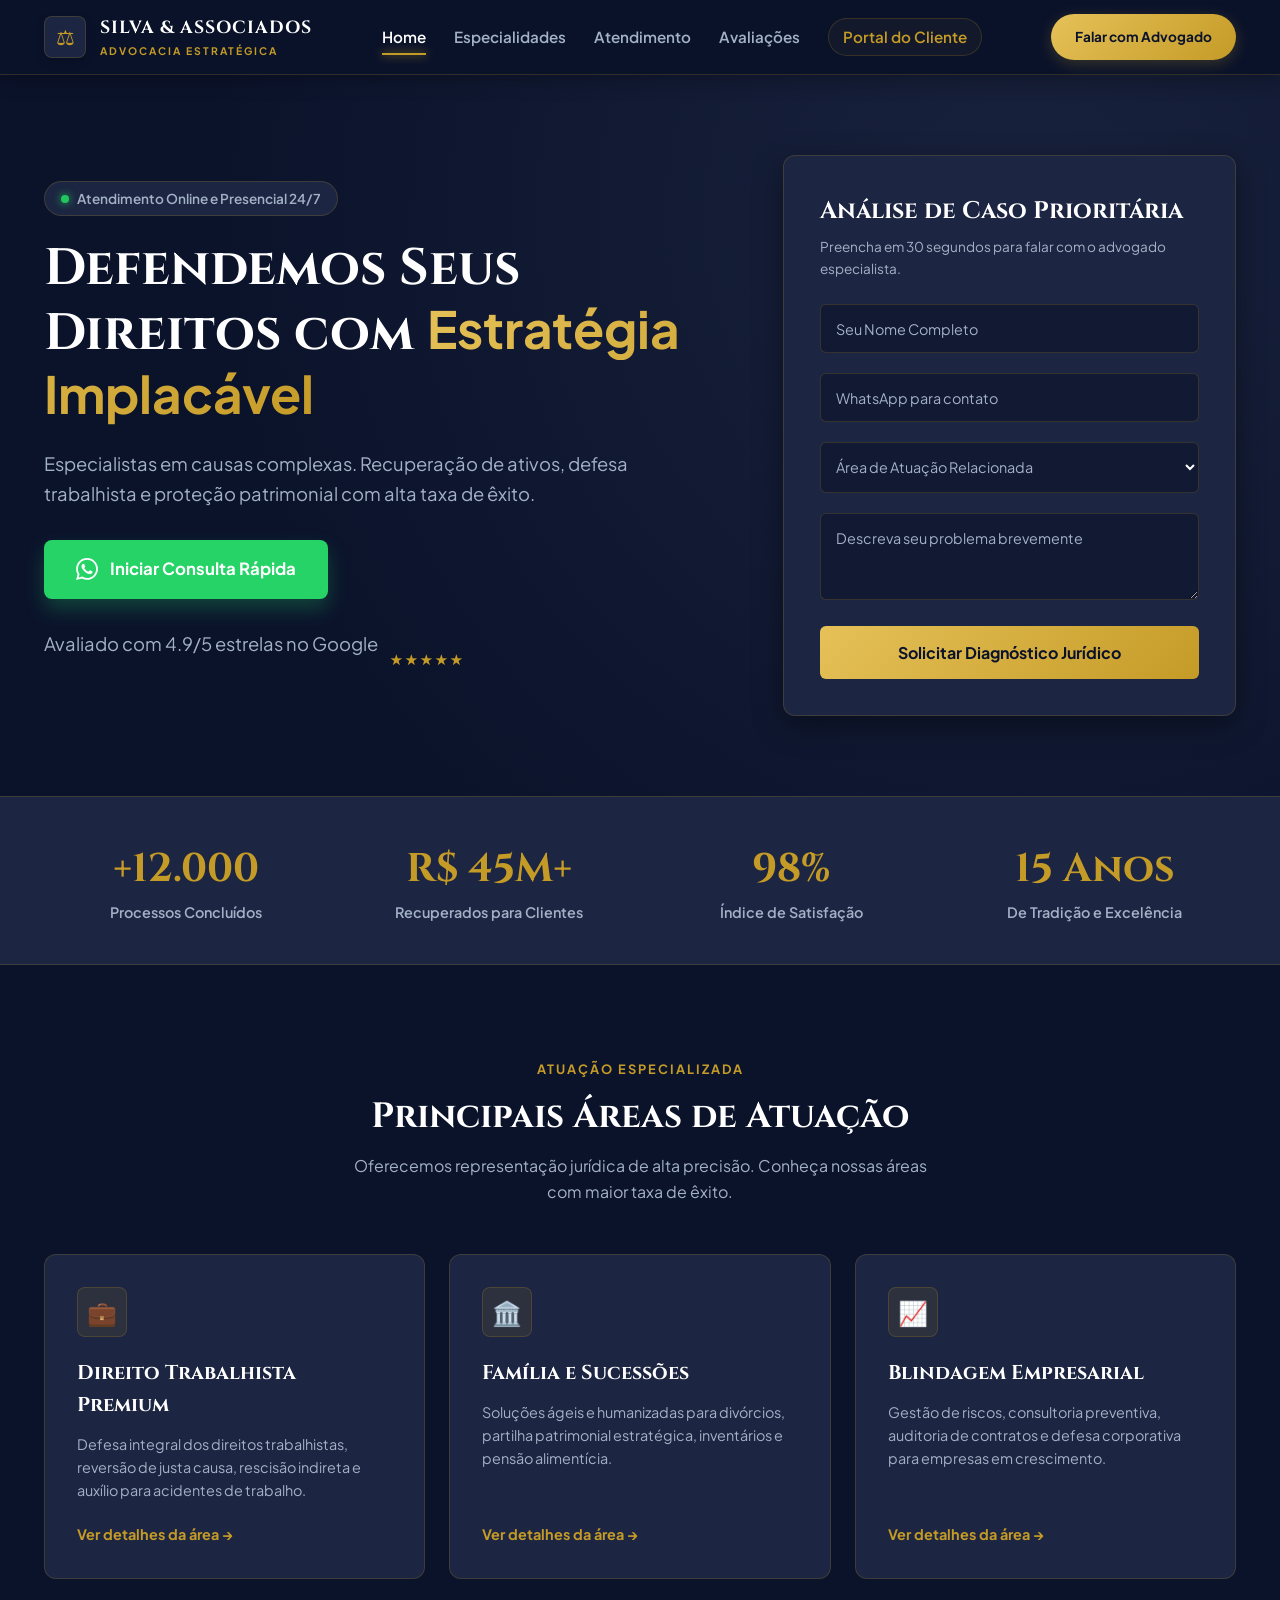
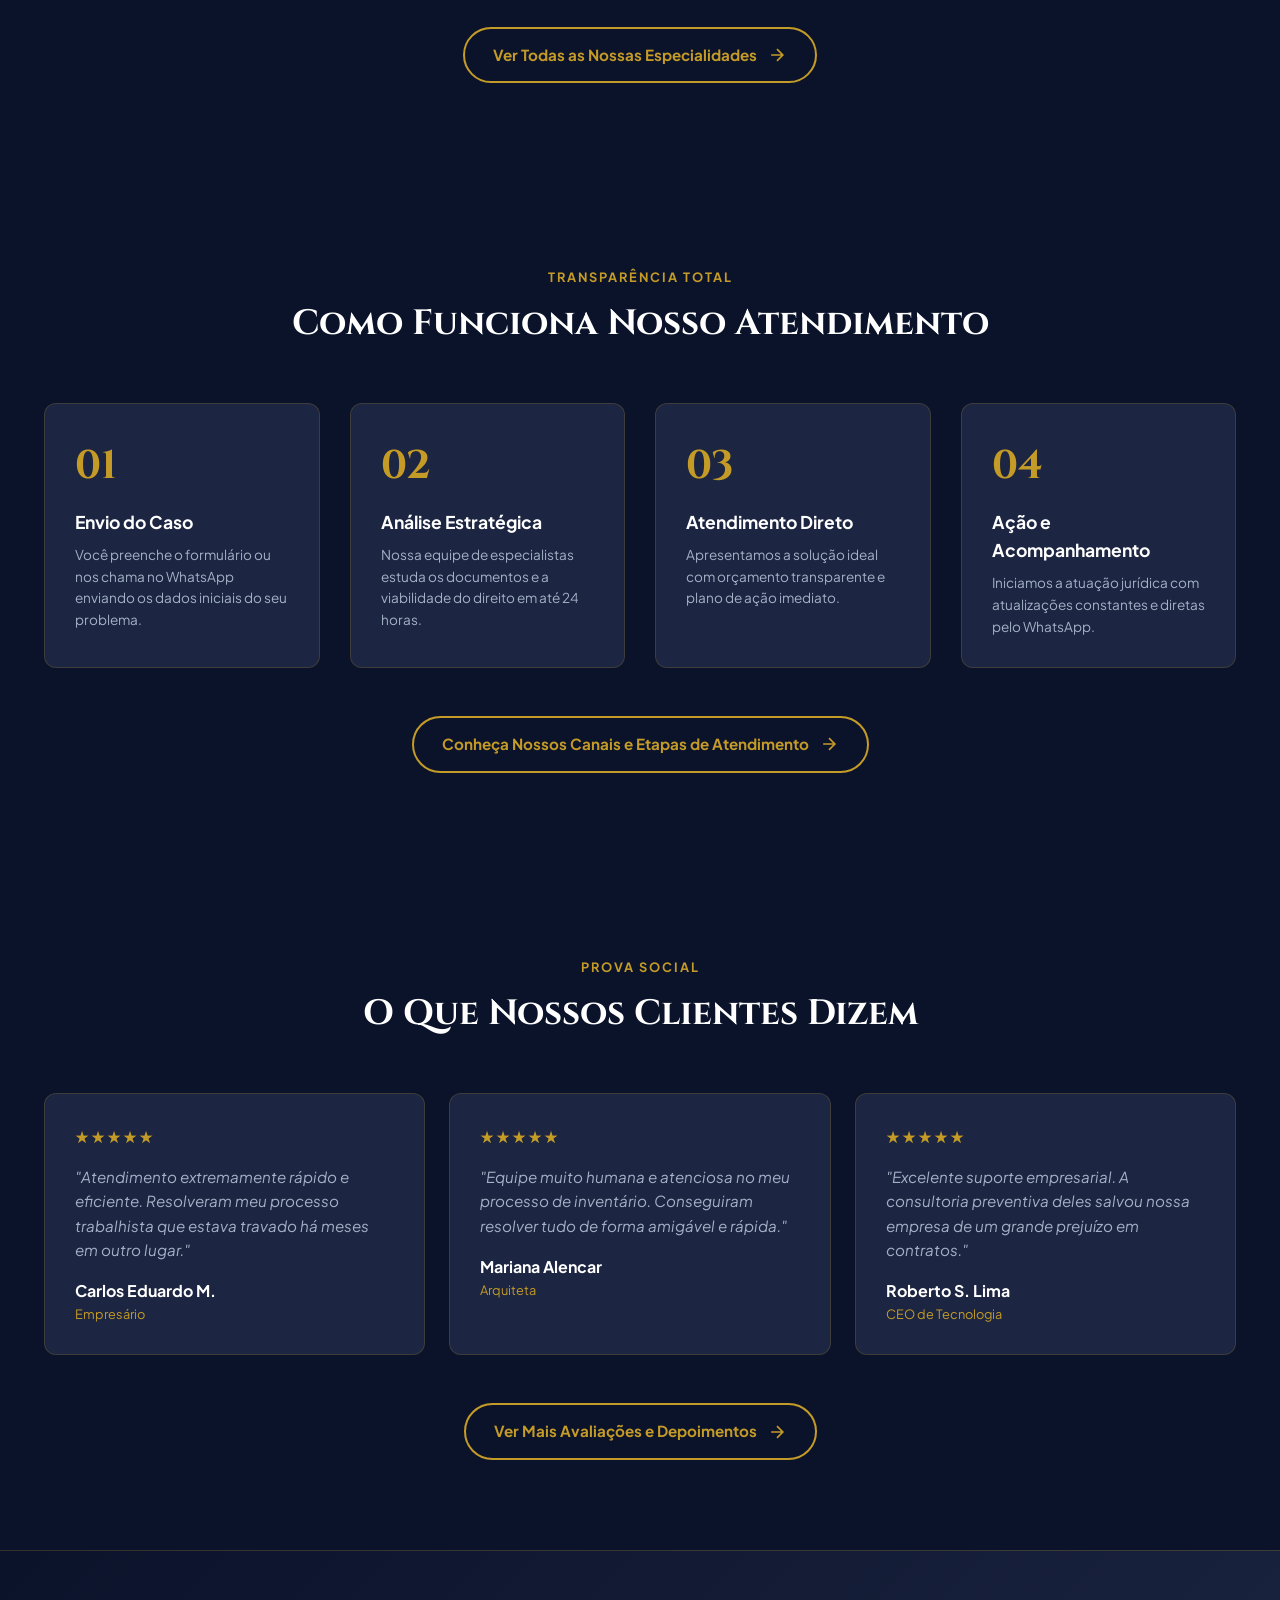
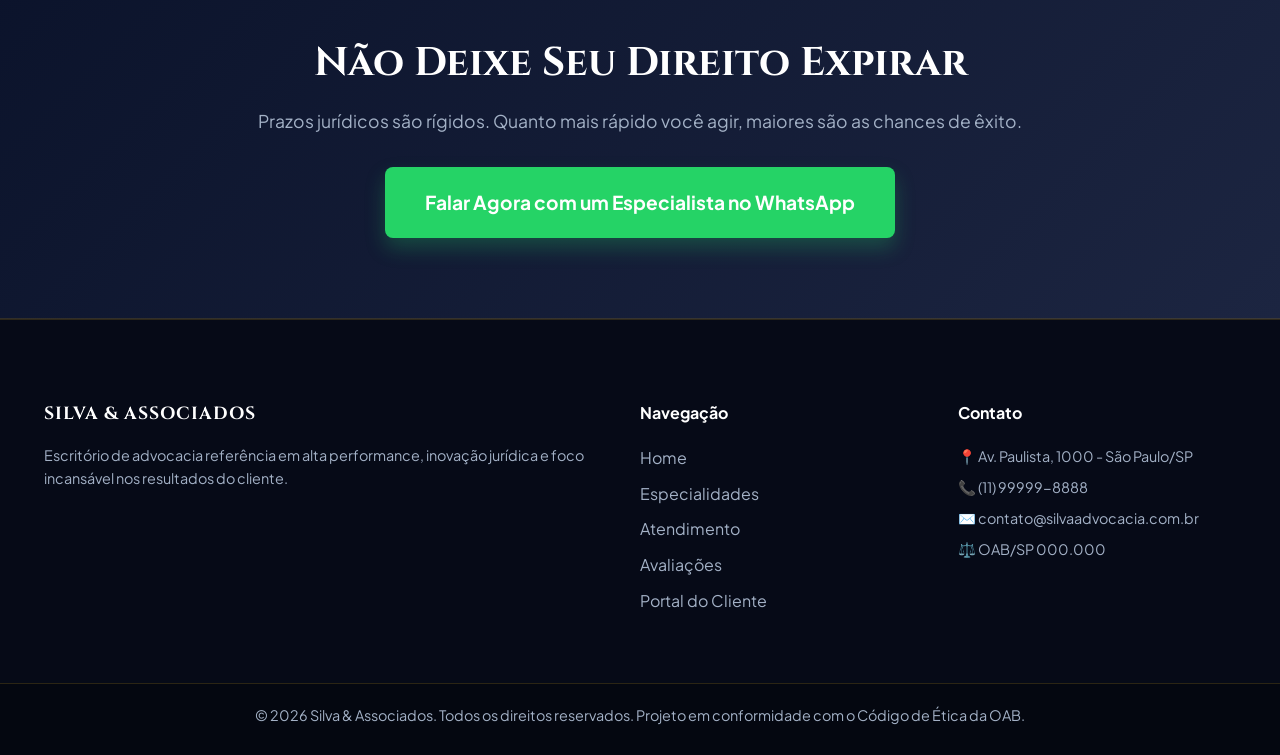
<file: index.html>
<!DOCTYPE html>
<html lang="pt-BR">
<head>
    <meta charset="UTF-8">
    <meta name="viewport" content="width=device-width, initial-scale=1.0">
    <title>Silva & Associados | Advocacia de Alta Performance</title>
    <link rel="stylesheet" href="style.css">
    <link rel="preconnect" href="https://fonts.googleapis.com">
    <link rel="preconnect" href="https://fonts.gstatic.com" crossorigin>
    <link href="https://fonts.googleapis.com/css2?family=Cinzel:wght@600;700&family=Plus+Jakarta+Sans:wght@300;400;500;600;700&display=swap" rel="stylesheet">
</head>
<body>

    <!-- BARRA NAVEGAÇÃO HOME DARK GLASS -->
    <header class="header">
        <div class="container nav-container">
            <div class="logo">
                <a href="index.html">
                    <div class="logo-icon-box">
                        <span class="logo-symbol">⚖</span>
                    </div>
                    <div class="logo-text">
                        <span class="logo-bold">SILVA & ASSOCIADOS</span>
                        <span class="logo-sub">ADVOCACIA ESTRATÉGICA</span>
                    </div>
                </a>
            </div>
            <nav class="nav-menu">
                <a href="index.html" class="nav-link active">Home</a>
                <a href="especialidades.html" class="nav-link">Especialidades</a>
                <a href="atendimento.html" class="nav-link">Atendimento</a>
                <a href="avaliacoes.html" class="nav-link">Avaliações</a>
                <a href="portal.html" class="nav-link nav-link-portal">Portal do Cliente</a>
            </nav>
            <a href="https://wa.me/5500000000000" target="_blank" class="btn-glow-sm">
                <span>Falar com Advogado</span>
            </a>
        </div>
    </header>

    <!-- HERO SECTION EXECUTIVA -->
    <section class="hero">
        <div class="hero-bg-glow"></div>
        <div class="container hero-grid">
            <div class="hero-text">
                <div class="badge-status">
                    <span class="badge-dot"></span> Atendimento Online e Presencial 24/7
                </div>
                <h1>Defendemos Seus Direitos com <span class="text-gold">Estratégia Implacável</span></h1>
                <p>Especialistas em causas complexas. Recuperação de ativos, defesa trabalhista e proteção patrimonial com alta taxa de êxito.</p>
                
                <div class="hero-actions">
                    <a href="https://wa.me/5500000000000" target="_blank" class="btn-primary-glow">
                        <svg viewBox="0 0 24 24" width="22" height="22" fill="currentColor">
                            <path d="M.057 24l1.687-6.163c-1.041-1.804-1.588-3.849-1.587-5.946.003-6.556 5.338-11.891 11.893-11.891 3.181.001 6.167 1.24 8.413 3.488 2.245 2.248 3.481 5.236 3.48 8.414-.003 6.557-5.338 11.892-11.893 11.892-1.99-.001-3.951-.5-5.688-1.448l-6.305 1.654zm6.597-3.807c1.676.995 3.276 1.591 5.392 1.592 5.448 0 9.886-4.434 9.889-9.885.002-5.462-4.415-9.89-9.881-9.892-5.452 0-9.887 4.434-9.889 9.884-.001 2.225.651 3.891 1.746 5.634l-.999 3.648 3.742-.981zm11.387-5.464c-.074-.124-.272-.198-.57-.347-.297-.149-1.758-.868-2.031-.967-.272-.099-.47-.149-.669.149-.198.297-.768.967-.941 1.165-.173.198-.347.223-.644.074-.297-.149-1.255-.462-2.39-1.475-.883-.788-1.48-1.761-1.653-2.059-.173-.297-.018-.458.13-.606.134-.133.297-.347.446-.521.151-.172.2-.296.3-.495.099-.198.05-.372-.025-.521-.075-.148-.669-1.611-.916-2.206-.242-.579-.487-.501-.669-.51l-.57-.01c-.198 0-.52.074-.792.372s-1.04 1.016-1.04 2.479 1.065 2.876 1.213 3.074c.149.198 2.095 3.2 5.076 4.487.709.306 1.263.489 1.694.626.712.226 1.36.194 1.872.118.571-.085 1.758-.719 2.006-1.413.248-.695.248-1.29.173-1.414z"/>
                        </svg>
                        Iniciar Consulta Rápida
                    </a>
                </div>

                <div class="hero-trust">
                    <p>Avaliado com 4.9/5 estrelas no Google</p>
                    <div class="stars">★★★★★</div>
                </div>
            </div>

            <!-- CARD DE TRIAGEM ELEGANTE -->
            <div class="hero-card-dark" id="contato">
                <div class="card-header">
                    <h3>Análise de Caso Prioritária</h3>
                    <p>Preencha em 30 segundos para falar com o advogado especialista.</p>
                </div>
                <form class="glass-form">
                    <div class="input-group">
                        <input type="text" id="nome" required placeholder=" ">
                        <label for="nome">Seu Nome Completo</label>
                    </div>
                    <div class="input-group">
                        <input type="tel" id="whatsapp" required placeholder=" ">
                        <label for="whatsapp">WhatsApp para contato</label>
                    </div>
                    <div class="input-group">
                        <select id="area" required>
                            <option value="" disabled selected hidden></option>
                            <option value="trabalhista">Direito Trabalhista</option>
                            <option value="familia">Direito de Família & Divórcio</option>
                            <option value="civel">Direito Civil / Indenizações</option>
                            <option value="empresarial">Empresarial & Proteção Patrimonial</option>
                            <option value="outro">Outro assunto urgente</option>
                        </select>
                        <label for="area">Área de Atuação Relacionada</label>
                    </div>
                    <div class="input-group">
                        <textarea id="mensagem" rows="3" required placeholder=" "></textarea>
                        <label for="mensagem">Descreva seu problema brevemente</label>
                    </div>
                    <button type="submit" class="btn-submit-glow">
                        <span>Solicitar Diagnóstico Jurídico</span>
                    </button>
                </form>
            </div>
        </div>
    </section>

    <!-- NÚMEROS DE AUTORIDADE -->
    <section class="stats-bar" id="estatisticas">
        <div class="container stats-grid">
            <div class="stat-item">
                <h2>+12.000</h2>
                <p>Processos Concluídos</p>
            </div>
            <div class="stat-item">
                <h2>R$ 45M+</h2>
                <p>Recuperados para Clientes</p>
            </div>
            <div class="stat-item">
                <h2>98%</h2>
                <p>Índice de Satisfação</p>
            </div>
            <div class="stat-item">
                <h2>15 Anos</h2>
                <p>De Tradição e Excelência</p>
            </div>
        </div>
    </section>

    <!-- ÁREAS DE ATUAÇÃO (RESUMO) -->
    <section class="areas" id="areas">
        <div class="container">
            <div class="section-header">
                <span class="badge-sub">Atuação Especializada</span>
                <h2 class="section-title">Principais Áreas de Atuação</h2>
                <p class="section-desc">Oferecemos representação jurídica de alta precisão. Conheça nossas áreas com maior taxa de êxito.</p>
            </div>

            <div class="grid-cards">
                <div class="card-feature">
                    <div class="card-icon-wrapper">💼</div>
                    <h3>Direito Trabalhista Premium</h3>
                    <p>Defesa integral dos direitos trabalhistas, reversão de justa causa, rescisão indireta e auxílio para acidentes de trabalho.</p>
                    <a href="especialidades.html#trabalhista" class="card-link">Ver detalhes da área &rarr;</a>
                </div>

                <div class="card-feature">
                    <div class="card-icon-wrapper">🏛️</div>
                    <h3>Família e Sucessões</h3>
                    <p>Soluções ágeis e humanizadas para divórcios, partilha patrimonial estratégica, inventários e pensão alimentícia.</p>
                    <a href="especialidades.html#familia" class="card-link">Ver detalhes da área &rarr;</a>
                </div>

                <div class="card-feature">
                    <div class="card-icon-wrapper">📈</div>
                    <h3>Blindagem Empresarial</h3>
                    <p>Gestão de riscos, consultoria preventiva, auditoria de contratos e defesa corporativa para empresas em crescimento.</p>
                    <a href="especialidades.html#empresarial" class="card-link">Ver detalhes da área &rarr;</a>
                </div>
            </div>

            <div class="cta-center">
                <a href="especialidades.html" class="btn-outline-gold">
                    Ver Todas as Nossas Especialidades
                    <svg width="20" height="20" viewBox="0 0 24 24" fill="none" stroke="currentColor" stroke-width="2"><path d="M5 12h14M12 5l7 7-7 7"/></svg>
                </a>
            </div>
        </div>
    </section>

    <!-- RESUMO DO ATENDIMENTO -->
    <section class="process" id="como-funciona">
        <div class="container">
            <div class="section-header">
                <span class="badge-sub">Transparência Total</span>
                <h2 class="section-title">Como Funciona Nosso Atendimento</h2>
            </div>

            <div class="timeline-grid">
                <div class="timeline-step">
                    <div class="step-number">01</div>
                    <h4>Envio do Caso</h4>
                    <p>Você preenche o formulário ou nos chama no WhatsApp enviando os dados iniciais do seu problema.</p>
                </div>
                <div class="timeline-step">
                    <div class="step-number">02</div>
                    <h4>Análise Estratégica</h4>
                    <p>Nossa equipe de especialistas estuda os documentos e a viabilidade do direito em até 24 horas.</p>
                </div>
                <div class="timeline-step">
                    <div class="step-number">03</div>
                    <h4>Atendimento Direto</h4>
                    <p>Apresentamos a solução ideal com orçamento transparente e plano de ação imediato.</p>
                </div>
                <div class="timeline-step">
                    <div class="step-number">04</div>
                    <h4>Ação e Acompanhamento</h4>
                    <p>Iniciamos a atuação jurídica com atualizações constantes e diretas pelo WhatsApp.</p>
                </div>
            </div>

            <div class="cta-center">
                <a href="atendimento.html" class="btn-outline-gold">
                    Conheça Nossos Canais e Etapas de Atendimento
                    <svg width="20" height="20" viewBox="0 0 24 24" fill="none" stroke="currentColor" stroke-width="2"><path d="M5 12h14M12 5l7 7-7 7"/></svg>
                </a>
            </div>
        </div>
    </section>

    <!-- RESUMO DE DEPOIMENTOS -->
    <section class="testimonials" id="depoimentos">
        <div class="container">
            <div class="section-header">
                <span class="badge-sub">Prova Social</span>
                <h2 class="section-title">O Que Nossos Clientes Dizem</h2>
            </div>

            <div class="testimonials-grid">
                <div class="card-testimonial">
                    <div class="stars">★★★★★</div>
                    <p>"Atendimento extremamente rápido e eficiente. Resolveram meu processo trabalhista que estava travado há meses em outro lugar."</p>
                    <div class="user-info">
                        <strong>Carlos Eduardo M.</strong>
                        <span>Empresário</span>
                    </div>
                </div>

                <div class="card-testimonial">
                    <div class="stars">★★★★★</div>
                    <p>"Equipe muito humana e atenciosa no meu processo de inventário. Conseguiram resolver tudo de forma amigável e rápida."</p>
                    <div class="user-info">
                        <strong>Mariana Alencar</strong>
                        <span>Arquiteta</span>
                    </div>
                </div>

                <div class="card-testimonial">
                    <div class="stars">★★★★★</div>
                    <p>"Excelente suporte empresarial. A consultoria preventiva deles salvou nossa empresa de um grande prejuízo em contratos."</p>
                    <div class="user-info">
                        <strong>Roberto S. Lima</strong>
                        <span>CEO de Tecnologia</span>
                    </div>
                </div>
            </div>

            <div class="cta-center">
                <a href="avaliacoes.html" class="btn-outline-gold">
                    Ver Mais Avaliações e Depoimentos
                    <svg width="20" height="20" viewBox="0 0 24 24" fill="none" stroke="currentColor" stroke-width="2"><path d="M5 12h14M12 5l7 7-7 7"/></svg>
                </a>
            </div>
        </div>
    </section>

    <!-- CALL TO ACTION FINAL -->
    <section class="cta-banner">
        <div class="container cta-content">
            <h2>Não Deixe Seu Direito Expirar</h2>
            <p>Prazos jurídicos são rígidos. Quanto mais rápido você agir, maiores são as chances de êxito.</p>
            <a href="https://wa.me/5500000000000" target="_blank" class="btn-primary-glow btn-lg">
                Falar Agora com um Especialista no WhatsApp
            </a>
        </div>
    </section>

    <!-- RODAPÉ -->
    <footer class="footer">
        <div class="container footer-grid">
            <div class="footer-col-about">
                <div class="logo-bold">SILVA & ASSOCIADOS</div>
                <p>Escritório de advocacia referência em alta performance, inovação jurídica e foco incansável nos resultados do cliente.</p>
            </div>
            <div>
                <h4>Navegação</h4>
                <ul>
                    <li><a href="index.html">Home</a></li>
                    <li><a href="especialidades.html">Especialidades</a></li>
                    <li><a href="atendimento.html">Atendimento</a></li>
                    <li><a href="avaliacoes.html">Avaliações</a></li>
                    <li><a href="portal.html">Portal do Cliente</a></li>
                </ul>
            </div>
            <div>
                <h4>Contato</h4>
                <p>📍 Av. Paulista, 1000 - São Paulo/SP</p>
                <p>📞 (11) 99999-8888</p>
                <p>✉️ contato@silvaadvocacia.com.br</p>
                <p>⚖️ OAB/SP 000.000</p>
            </div>
        </div>
        <div class="footer-bottom">
            <div class="container">
                <p>&copy; 2026 Silva & Associados. Todos os direitos reservados. Projeto em conformidade com o Código de Ética da OAB.</p>
            </div>
        </div>
    </footer>

</body>
</html>
</file>
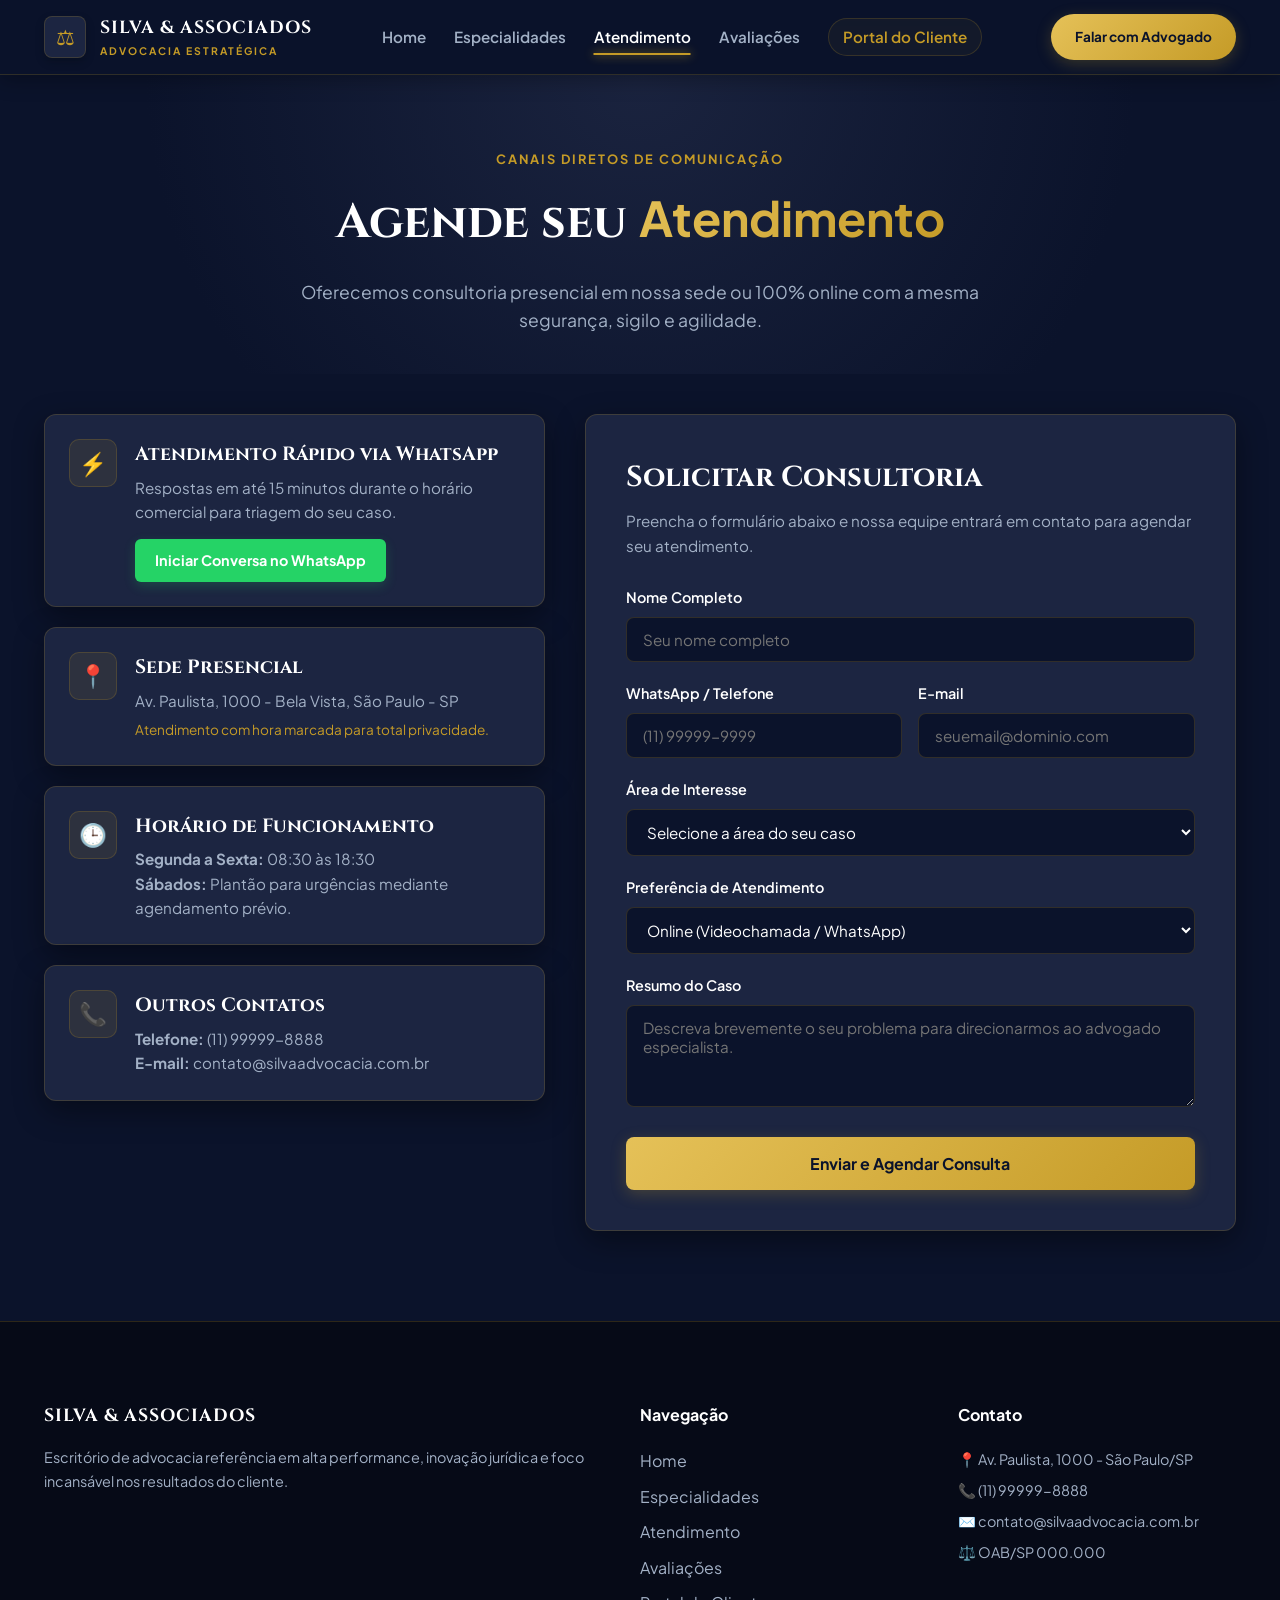
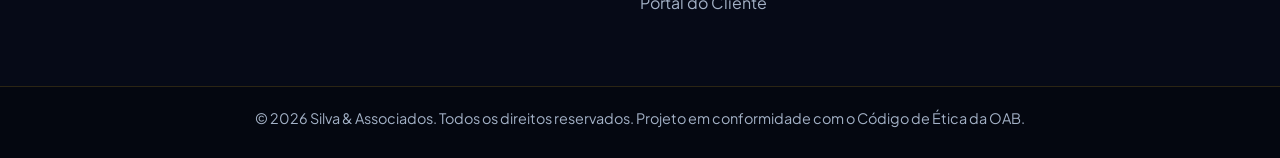
<file: atendimento.html>
<!DOCTYPE html>
<html lang="pt-BR">
<head>
    <meta charset="UTF-8">
    <meta name="viewport" content="width=device-width, initial-scale=1.0">
    <title>Atendimento | Silva & Associados Advocacia</title>
    <link rel="stylesheet" href="atendimento.css">
    <link rel="preconnect" href="https://fonts.googleapis.com">
    <link rel="preconnect" href="https://fonts.gstatic.com" crossorigin>
    <link href="https://fonts.googleapis.com/css2?family=Cinzel:wght@600;700&family=Plus+Jakarta+Sans:wght@300;400;500;600;700&display=swap" rel="stylesheet">
</head>
<body>

    <!-- BARRA NAVEGAÇÃO DARK GLASS -->
    <header class="header">
        <div class="container nav-container">
            <div class="logo">
                <a href="index.html">
                    <div class="logo-icon-box">
                        <span class="logo-symbol">⚖</span>
                    </div>
                    <div class="logo-text">
                        <span class="logo-bold">SILVA & ASSOCIADOS</span>
                        <span class="logo-sub">ADVOCACIA ESTRATÉGICA</span>
                    </div>
                </a>
            </div>
            <nav class="nav-menu">
                <a href="index.html" class="nav-link">Home</a>
                <a href="especialidades.html" class="nav-link">Especialidades</a>
                <a href="atendimento.html" class="nav-link active">Atendimento</a>
                <a href="avaliacoes.html" class="nav-link">Avaliações</a>
                <a href="portal.html" class="nav-link nav-link-portal">Portal do Cliente</a>
            </nav>
            <a href="https://wa.me/5500000000000" target="_blank" class="btn-glow-sm">
                <span>Falar com Advogado</span>
            </a>
        </div>
    </header>

    <!-- BANNER DE CABEÇALHO DA PÁGINA -->
    <section class="page-header">
        <div class="container">
            <span class="badge-sub">Canais Diretos de Comunicação</span>
            <h1 class="page-title">Agende seu <span class="text-gold">Atendimento</span></h1>
            <p class="page-subtitle">Oferecemos consultoria presencial em nossa sede ou 100% online com a mesma segurança, sigilo e agilidade.</p>
        </div>
    </section>

    <!-- SEÇÃO PRINCIPAL DE ATENDIMENTO -->
    <section class="atendimento-section">
        <div class="container grid-atendimento">
            
            <!-- COLUNA ESQUERDA: CANAIS E INFORMAÇÕES -->
            <div class="info-column">
                <div class="info-card">
                    <div class="info-icon">⚡</div>
                    <div>
                        <h3>Atendimento Rápido via WhatsApp</h3>
                        <p>Respostas em até 15 minutos durante o horário comercial para triagem do seu caso.</p>
                        <a href="https://wa.me/5500000000000" target="_blank" class="btn-whatsapp-direct">
                            Iniciar Conversa no WhatsApp
                        </a>
                    </div>
                </div>

                <div class="info-card">
                    <div class="info-icon">📍</div>
                    <div>
                        <h3>Sede Presencial</h3>
                        <p>Av. Paulista, 1000 - Bela Vista, São Paulo - SP</p>
                        <span class="info-detail">Atendimento com hora marcada para total privacidade.</span>
                    </div>
                </div>

                <div class="info-card">
                    <div class="info-icon">🕒</div>
                    <div>
                        <h3>Horário de Funcionamento</h3>
                        <p><strong>Segunda a Sexta:</strong> 08:30 às 18:30</p>
                        <p><strong>Sábados:</strong> Plantão para urgências mediante agendamento prévio.</p>
                    </div>
                </div>

                <div class="info-card">
                    <div class="info-icon">📞</div>
                    <div>
                        <h3>Outros Contatos</h3>
                        <p><strong>Telefone:</strong> (11) 99999-8888</p>
                        <p><strong>E-mail:</strong> contato@silvaadvocacia.com.br</p>
                    </div>
                </div>
            </div>

            <!-- COLUNA DIREITA: FORMULÁRIO DE AGENDAMENTO -->
            <div class="form-column">
                <div class="form-card">
                    <h2>Solicitar Consultoria</h2>
                    <p class="form-subtitle">Preencha o formulário abaixo e nossa equipe entrará em contato para agendar seu atendimento.</p>
                    
                    <form action="#" method="POST" class="contact-form">
                        <div class="form-group">
                            <label for="nome">Nome Completo</label>
                            <input type="text" id="nome" name="nome" placeholder="Seu nome completo" required>
                        </div>

                        <div class="form-row">
                            <div class="form-group">
                                <label for="telefone">WhatsApp / Telefone</label>
                                <input type="tel" id="telefone" name="telefone" placeholder="(11) 99999-9999" required>
                            </div>
                            <div class="form-group">
                                <label for="email">E-mail</label>
                                <input type="email" id="email" name="email" placeholder="seuemail@dominio.com" required>
                            </div>
                        </div>

                        <div class="form-group">
                            <label for="area">Área de Interesse</label>
                            <select id="area" name="area" required>
                                <option value="" disabled selected>Selecione a área do seu caso</option>
                                <option value="trabalhista">Direito Trabalhista</option>
                                <option value="familia">Direito de Família / Sucessões</option>
                                <option value="empresarial">Direito Empresarial / Blindagem</option>
                                <option value="civel">Direito Cível / Indenizações</option>
                                <option value="outros">Outro Assunto</option>
                            </select>
                        </div>

                        <div class="form-group">
                            <label for="modalidade">Preferência de Atendimento</label>
                            <select id="modalidade" name="modalidade" required>
                                <option value="online">Online (Videochamada / WhatsApp)</option>
                                <option value="presencial">Presencial (Sede São Paulo)</option>
                            </select>
                        </div>

                        <div class="form-group">
                            <label for="mensagem">Resumo do Caso</label>
                            <textarea id="mensagem" name="mensagem" rows="4" placeholder="Descreva brevemente o seu problema para direcionarmos ao advogado especialista." required></textarea>
                        </div>

                        <button type="submit" class="btn-submit-glow">
                            Enviar e Agendar Consulta
                        </button>
                    </form>
                </div>
            </div>

        </div>
    </section>

    <!-- RODAPÉ -->
    <footer class="footer">
        <div class="container footer-grid">
            <div class="footer-col-about">
                <div class="logo-bold">SILVA & ASSOCIADOS</div>
                <p>Escritório de advocacia referência em alta performance, inovação jurídica e foco incansável nos resultados do cliente.</p>
            </div>
            <div>
                <h4>Navegação</h4>
                <ul>
                    <li><a href="index.html">Home</a></li>
                    <li><a href="especialidades.html">Especialidades</a></li>
                    <li><a href="atendimento.html">Atendimento</a></li>
                    <li><a href="avaliacoes.html">Avaliações</a></li>
                    <li><a href="portal.html">Portal do Cliente</a></li>
                </ul>
            </div>
            <div>
                <h4>Contato</h4>
                <p>📍 Av. Paulista, 1000 - São Paulo/SP</p>
                <p>📞 (11) 99999-8888</p>
                <p>✉️ contato@silvaadvocacia.com.br</p>
                <p>⚖️ OAB/SP 000.000</p>
            </div>
        </div>
        <div class="footer-bottom">
            <div class="container">
                <p>&copy; 2026 Silva & Associados. Todos os direitos reservados. Projeto em conformidade com o Código de Ética da OAB.</p>
            </div>
        </div>
    </footer>

</body>
</html>
</file>
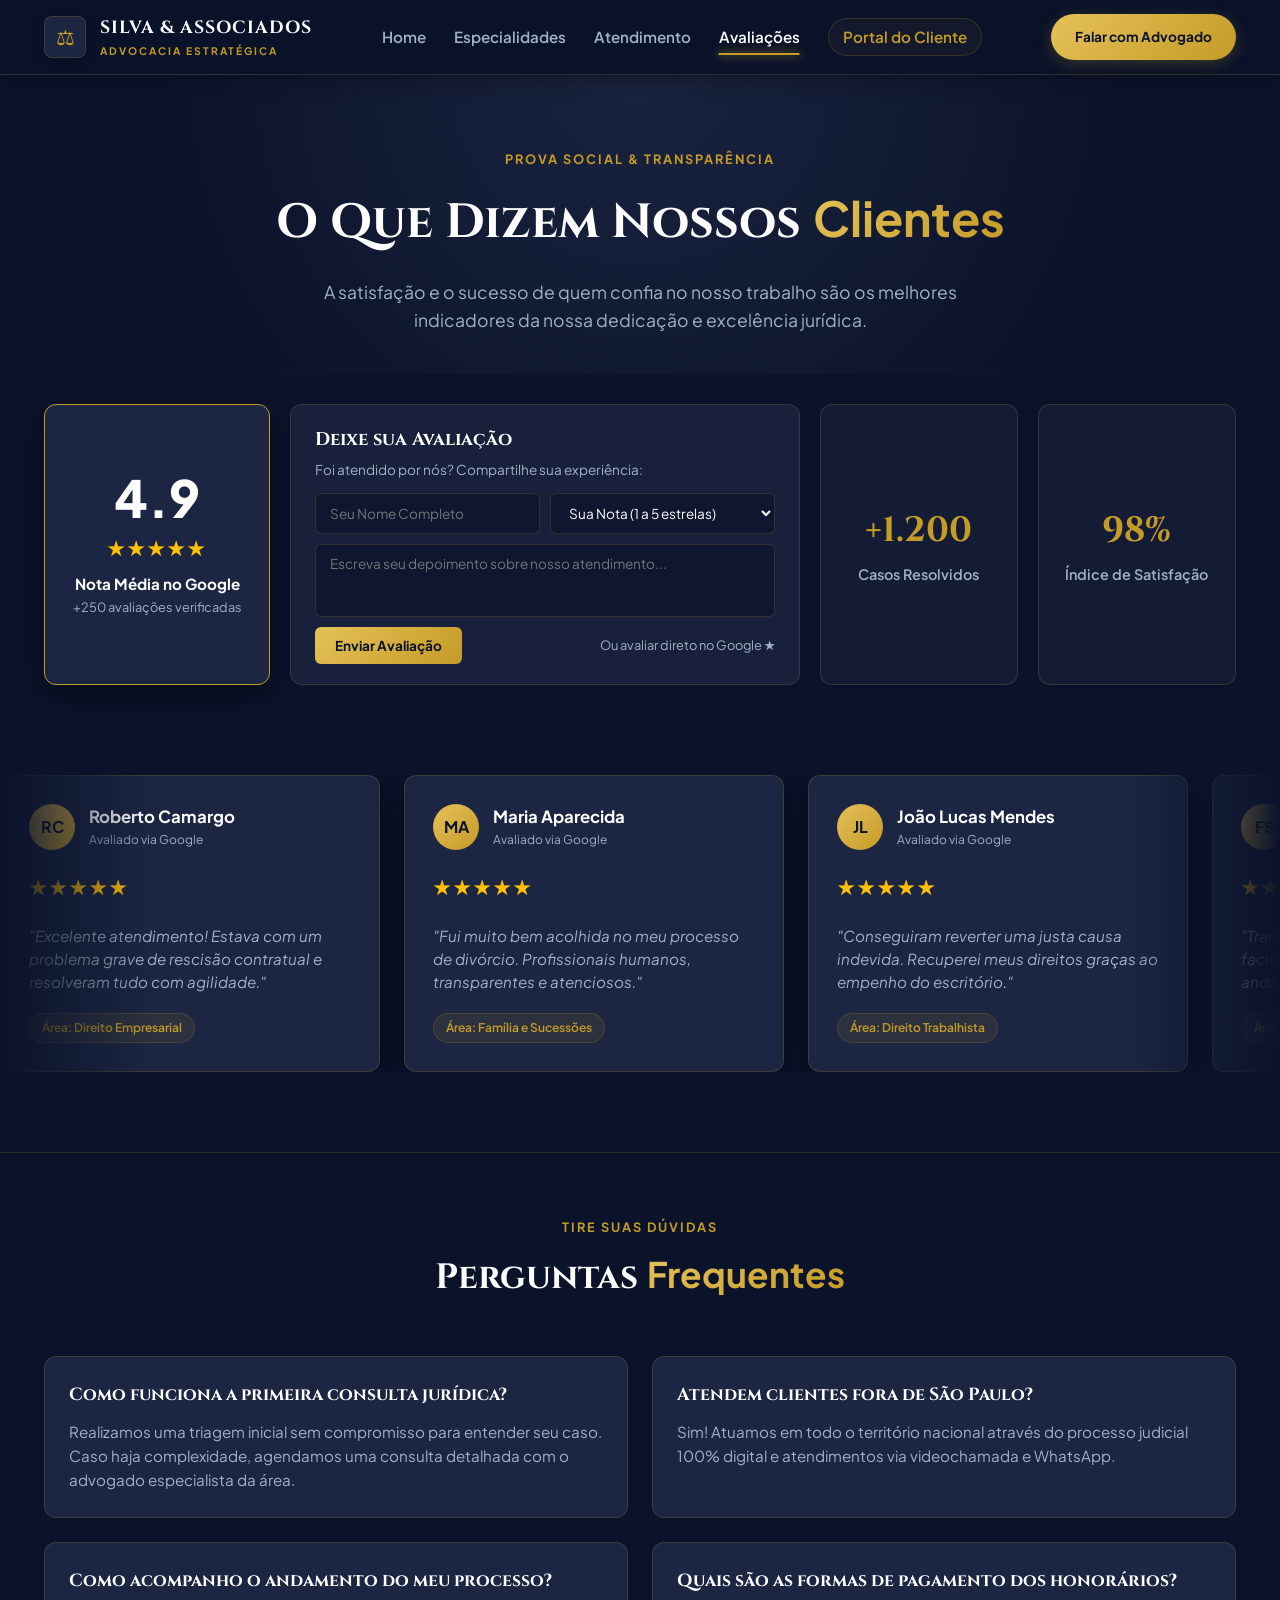
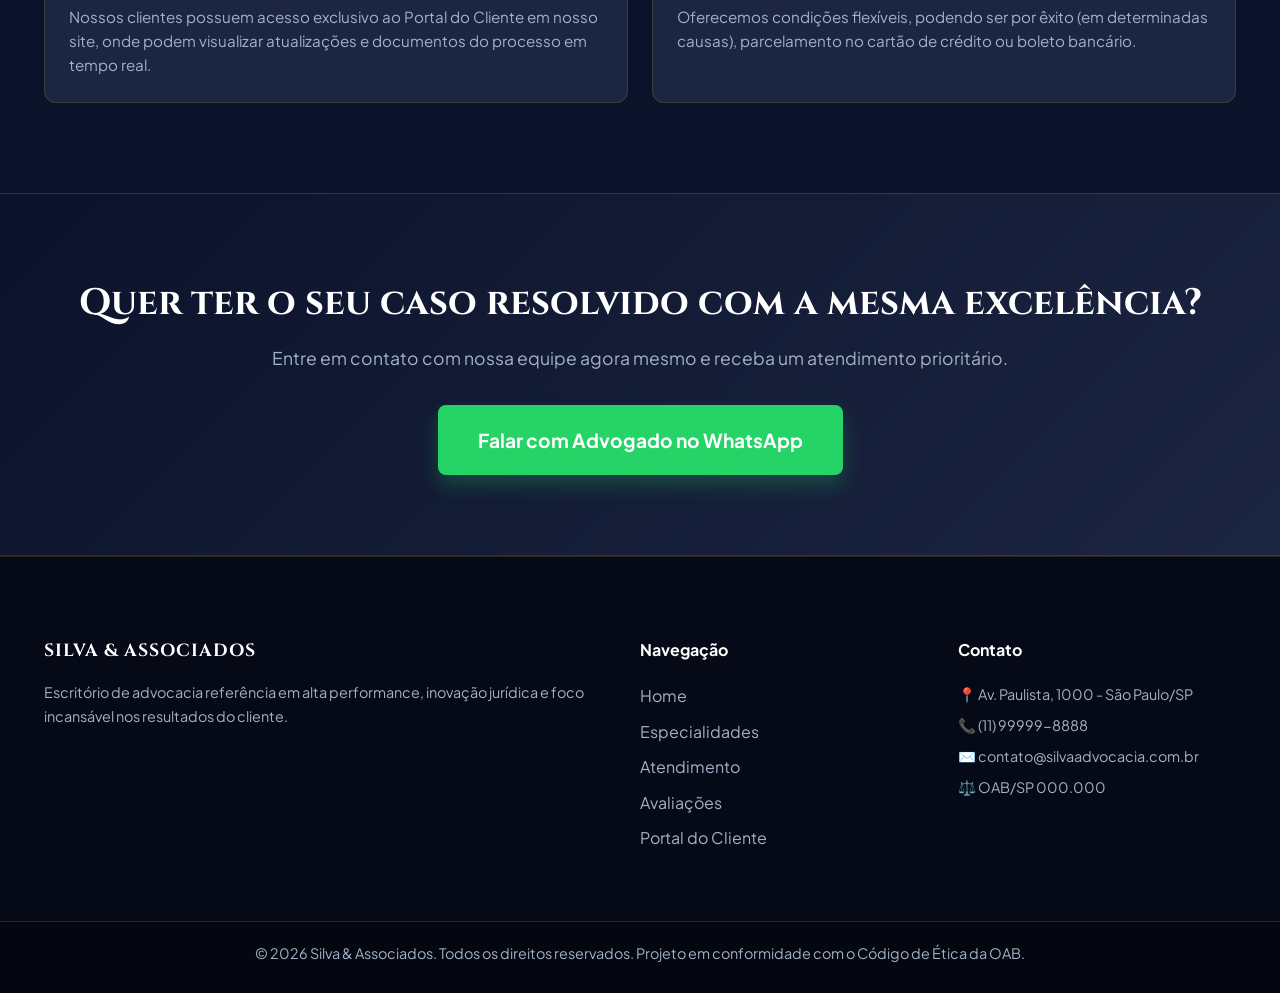
<file: avaliacoes.html>
<!DOCTYPE html>
<html lang="pt-BR">
<head>
    <meta charset="UTF-8">
    <meta name="viewport" content="width=device-width, initial-scale=1.0">
    <title>Avaliações | Silva & Associados Advocacia</title>
    <link rel="stylesheet" href="avaliacoes.css">
    <link rel="preconnect" href="https://fonts.googleapis.com">
    <link rel="preconnect" href="https://fonts.gstatic.com" crossorigin>
    <link href="https://fonts.googleapis.com/css2?family=Cinzel:wght@600;700&family=Plus+Jakarta+Sans:wght@300;400;500;600;700&display=swap" rel="stylesheet">
</head>
<body>

    <!-- BARRA NAVEGAÇÃO DARK GLASS -->
    <header class="header">
        <div class="container nav-container">
            <div class="logo">
                <a href="index.html">
                    <div class="logo-icon-box">
                        <span class="logo-symbol">⚖</span>
                    </div>
                    <div class="logo-text">
                        <span class="logo-bold">SILVA & ASSOCIADOS</span>
                        <span class="logo-sub">ADVOCACIA ESTRATÉGICA</span>
                    </div>
                </a>
            </div>
            <nav class="nav-menu">
                <a href="index.html" class="nav-link">Home</a>
                <a href="especialidades.html" class="nav-link">Especialidades</a>
                <a href="atendimento.html" class="nav-link">Atendimento</a>
                <a href="avaliacoes.html" class="nav-link active">Avaliações</a>
                <a href="portal.html" class="nav-link nav-link-portal">Portal do Cliente</a>
            </nav>
            <a href="https://wa.me/5500000000000" target="_blank" class="btn-glow-sm">
                <span>Falar com Advogado</span>
            </a>
        </div>
    </header>

    <!-- BANNER DE CABEÇALHO DA PÁGINA -->
    <section class="page-header">
        <div class="container">
            <span class="badge-sub">Prova Social & Transparência</span>
            <h1 class="page-title">O Que Dizem Nossos <span class="text-gold">Clientes</span></h1>
            <p class="page-subtitle">A satisfação e o sucesso de quem confia no nosso trabalho são os melhores indicadores da nossa dedicação e excelência jurídica.</p>
        </div>
    </section>

    <!-- SEÇÃO DE REPUTAÇÃO E FORMULÁRIO DE NOVA AVALIAÇÃO -->
    <section class="reputation-summary">
        <div class="container summary-grid">
            
            <!-- CARD DE NOTA ATUAL -->
            <div class="score-card">
                <span class="score-number">4.9</span>
                <div class="stars">★★★★★</div>
                <p class="score-text">Nota Média no Google</p>
                <span class="score-sub">+250 avaliações verificadas</span>
            </div>
            
            <!-- FORMULÁRIO PARA O CLIENTE DEIXAR UMA NOVA AVALIAÇÃO -->
            <div class="leave-review-box">
                <h3>Deixe sua Avaliação</h3>
                <p>Foi atendido por nós? Compartilhe sua experiência:</p>
                
                <form class="review-form" onsubmit="event.preventDefault(); alert('Obrigado por sua avaliação!');">
                    <div class="form-row">
                        <input type="text" placeholder="Seu Nome Completo" required class="form-input">
                        <select required class="form-input">
                            <option value="" disabled selected>Sua Nota (1 a 5 estrelas)</option>
                            <option value="5">★★★★★ (5/5) Excelente</option>
                            <option value="4">★★★★☆ (4/5) Muito Bom</option>
                            <option value="3">★★★☆☆ (3/5) Bom</option>
                            <option value="2">★★☆☆☆ (2/5) Regular</option>
                            <option value="1">★☆☆☆☆ (1/5) Ruim</option>
                        </select>
                    </div>
                    <textarea placeholder="Escreva seu depoimento sobre nosso atendimento..." required class="form-input form-textarea" rows="3"></textarea>
                    
                    <div class="form-actions">
                        <button type="submit" class="btn-write-review">Enviar Avaliação</button>
                        <a href="https://g.page/r/seu-link-google/review" target="_blank" class="btn-google-direct">Ou avaliar direto no Google ★</a>
                    </div>
                </form>
            </div>

            <!-- ESTATÍSTICAS RÁPIDAS -->
            <div class="stat-box">
                <h3>+1.200</h3>
                <p>Casos Resolvidos</p>
            </div>
            <div class="stat-box">
                <h3>98%</h3>
                <p>Índice de Satisfação</p>
            </div>

        </div>
    </section>

    <!-- SEÇÃO DE AVALIAÇÕES - EFEITO ESCADA ROLANTE (INFINITE TICKER) -->
    <section class="reviews-section">
        <div class="ticker-wrapper">
            <div class="ticker-track">
                
                <!-- CARD 1 -->
                <div class="review-card">
                    <div class="review-header">
                        <div class="user-avatar">RC</div>
                        <div>
                            <h4>Roberto Camargo</h4>
                            <span class="review-date">Avaliado via Google</span>
                        </div>
                    </div>
                    <div class="stars">★★★★★</div>
                    <p class="review-text">"Excelente atendimento! Estava com um problema grave de rescisão contratual e resolveram tudo com agilidade."</p>
                    <span class="case-tag">Área: Direito Empresarial</span>
                </div>

                <!-- CARD 2 -->
                <div class="review-card">
                    <div class="review-header">
                        <div class="user-avatar">MA</div>
                        <div>
                            <h4>Maria Aparecida</h4>
                            <span class="review-date">Avaliado via Google</span>
                        </div>
                    </div>
                    <div class="stars">★★★★★</div>
                    <p class="review-text">"Fui muito bem acolhida no meu processo de divórcio. Profissionais humanos, transparentes e atenciosos."</p>
                    <span class="case-tag">Área: Família e Sucessões</span>
                </div>

                <!-- CARD 3 -->
                <div class="review-card">
                    <div class="review-header">
                        <div class="user-avatar">JL</div>
                        <div>
                            <h4>João Lucas Mendes</h4>
                            <span class="review-date">Avaliado via Google</span>
                        </div>
                    </div>
                    <div class="stars">★★★★★</div>
                    <p class="review-text">"Conseguiram reverter uma justa causa indevida. Recuperei meus direitos graças ao empenho do escritório."</p>
                    <span class="case-tag">Área: Direito Trabalhista</span>
                </div>

                <!-- CARD 4 -->
                <div class="review-card">
                    <div class="review-header">
                        <div class="user-avatar">FS</div>
                        <div>
                            <h4>Fernanda Santos</h4>
                            <span class="review-date">Avaliado via Google</span>
                        </div>
                    </div>
                    <div class="stars">★★★★★</div>
                    <p class="review-text">"Transparência total. O Portal do Cliente facilitou muito para acompanhar o andamento da ação sem complicação."</p>
                    <span class="case-tag">Área: Cível e Indenizações</span>
                </div>

                <!-- CARD 5 -->
                <div class="review-card">
                    <div class="review-header">
                        <div class="user-avatar">CP</div>
                        <div>
                            <h4>Carlos Eduardo</h4>
                            <span class="review-date">Avaliado via Google</span>
                        </div>
                    </div>
                    <div class="stars">★★★★★</div>
                    <p class="review-text">"Escritório de ponta! Agilidade incrível no WhatsApp e termos explicados sem enrolação jurídica."</p>
                    <span class="case-tag">Área: Blindagem Patrimonial</span>
                </div>

                <!-- REPETIÇÃO DOS CARDS PARA EFEITO DE LOOP INFINITO CONTÍNUO -->
                <div class="review-card">
                    <div class="review-header">
                        <div class="user-avatar">RC</div>
                        <div>
                            <h4>Roberto Camargo</h4>
                            <span class="review-date">Avaliado via Google</span>
                        </div>
                    </div>
                    <div class="stars">★★★★★</div>
                    <p class="review-text">"Excelente atendimento! Estava com um problema grave de rescisão contratual e resolveram tudo com agilidade."</p>
                    <span class="case-tag">Área: Direito Empresarial</span>
                </div>

                <div class="review-card">
                    <div class="review-header">
                        <div class="user-avatar">MA</div>
                        <div>
                            <h4>Maria Aparecida</h4>
                            <span class="review-date">Avaliado via Google</span>
                        </div>
                    </div>
                    <div class="stars">★★★★★</div>
                    <p class="review-text">"Fui muito bem acolhida no meu processo de divórcio. Profissionais humanos, transparentes e atenciosos."</p>
                    <span class="case-tag">Área: Família e Sucessões</span>
                </div>

                <div class="review-card">
                    <div class="review-header">
                        <div class="user-avatar">JL</div>
                        <div>
                            <h4>João Lucas Mendes</h4>
                            <span class="review-date">Avaliado via Google</span>
                        </div>
                    </div>
                    <div class="stars">★★★★★</div>
                    <p class="review-text">"Conseguiram reverter uma justa causa indevida. Recuperei meus direitos graças ao empenho do escritório."</p>
                    <span class="case-tag">Área: Direito Trabalhista</span>
                </div>

                <div class="review-card">
                    <div class="review-header">
                        <div class="user-avatar">FS</div>
                        <div>
                            <h4>Fernanda Santos</h4>
                            <span class="review-date">Avaliado via Google</span>
                        </div>
                    </div>
                    <div class="stars">★★★★★</div>
                    <p class="review-text">"Transparência total. O Portal do Cliente facilitou muito para acompanhar o andamento da ação sem complicação."</p>
                    <span class="case-tag">Área: Cível e Indenizações</span>
                </div>

                <div class="review-card">
                    <div class="review-header">
                        <div class="user-avatar">CP</div>
                        <div>
                            <h4>Carlos Eduardo</h4>
                            <span class="review-date">Avaliado via Google</span>
                        </div>
                    </div>
                    <div class="stars">★★★★★</div>
                    <p class="review-text">"Escritório de ponta! Agilidade incrível no WhatsApp e termos explicados sem enrolação jurídica."</p>
                    <span class="case-tag">Área: Blindagem Patrimonial</span>
                </div>

            </div>
        </div>
    </section>

    <!-- DÚVIDAS FREQUENTES (FAQ) -->
    <section class="faq-section">
        <div class="container">
            <div class="faq-title-box">
                <span class="badge-sub">Tire Suas Dúvidas</span>
                <h2>Perguntas <span class="text-gold">Frequentes</span></h2>
            </div>

            <div class="faq-grid">
                <div class="faq-item">
                    <h3>Como funciona a primeira consulta jurídica?</h3>
                    <p>Realizamos uma triagem inicial sem compromisso para entender seu caso. Caso haja complexidade, agendamos uma consulta detalhada com o advogado especialista da área.</p>
                </div>

                <div class="faq-item">
                    <h3>Atendem clientes fora de São Paulo?</h3>
                    <p>Sim! Atuamos em todo o território nacional através do processo judicial 100% digital e atendimentos via videochamada e WhatsApp.</p>
                </div>

                <div class="faq-item">
                    <h3>Como acompanho o andamento do meu processo?</h3>
                    <p>Nossos clientes possuem acesso exclusivo ao Portal do Cliente em nosso site, onde podem visualizar atualizações e documentos do processo em tempo real.</p>
                </div>

                <div class="faq-item">
                    <h3>Quais são as formas de pagamento dos honorários?</h3>
                    <p>Oferecemos condições flexíveis, podendo ser por êxito (em determinadas causas), parcelamento no cartão de crédito ou boleto bancário.</p>
                </div>
            </div>
        </div>
    </section>

    <!-- CALL TO ACTION FINAL -->
    <section class="cta-banner">
        <div class="container cta-content">
            <h2>Quer ter o seu caso resolvido com a mesma excelência?</h2>
            <p>Entre em contato com nossa equipe agora mesmo e receba um atendimento prioritário.</p>
            <a href="https://wa.me/5500000000000" target="_blank" class="btn-primary-glow btn-lg">
                Falar com Advogado no WhatsApp
            </a>
        </div>
    </section>

    <!-- RODAPÉ -->
    <footer class="footer">
        <div class="container footer-grid">
            <div class="footer-col-about">
                <div class="logo-bold">SILVA & ASSOCIADOS</div>
                <p>Escritório de advocacia referência em alta performance, inovação jurídica e foco incansável nos resultados do cliente.</p>
            </div>
            <div>
                <h4>Navegação</h4>
                <ul>
                    <li><a href="index.html">Home</a></li>
                    <li><a href="especialidades.html">Especialidades</a></li>
                    <li><a href="atendimento.html">Atendimento</a></li>
                    <li><a href="avaliacoes.html">Avaliações</a></li>
                    <li><a href="portal.html">Portal do Cliente</a></li>
                </ul>
            </div>
            <div>
                <h4>Contato</h4>
                <p>📍 Av. Paulista, 1000 - São Paulo/SP</p>
                <p>📞 (11) 99999-8888</p>
                <p>✉️ contato@silvaadvocacia.com.br</p>
                <p>⚖️ OAB/SP 000.000</p>
            </div>
        </div>
        <div class="footer-bottom">
            <div class="container">
                <p>&copy; 2026 Silva & Associados. Todos os direitos reservados. Projeto em conformidade com o Código de Ética da OAB.</p>
            </div>
        </div>
    </footer>

</body>
</html>
</file>
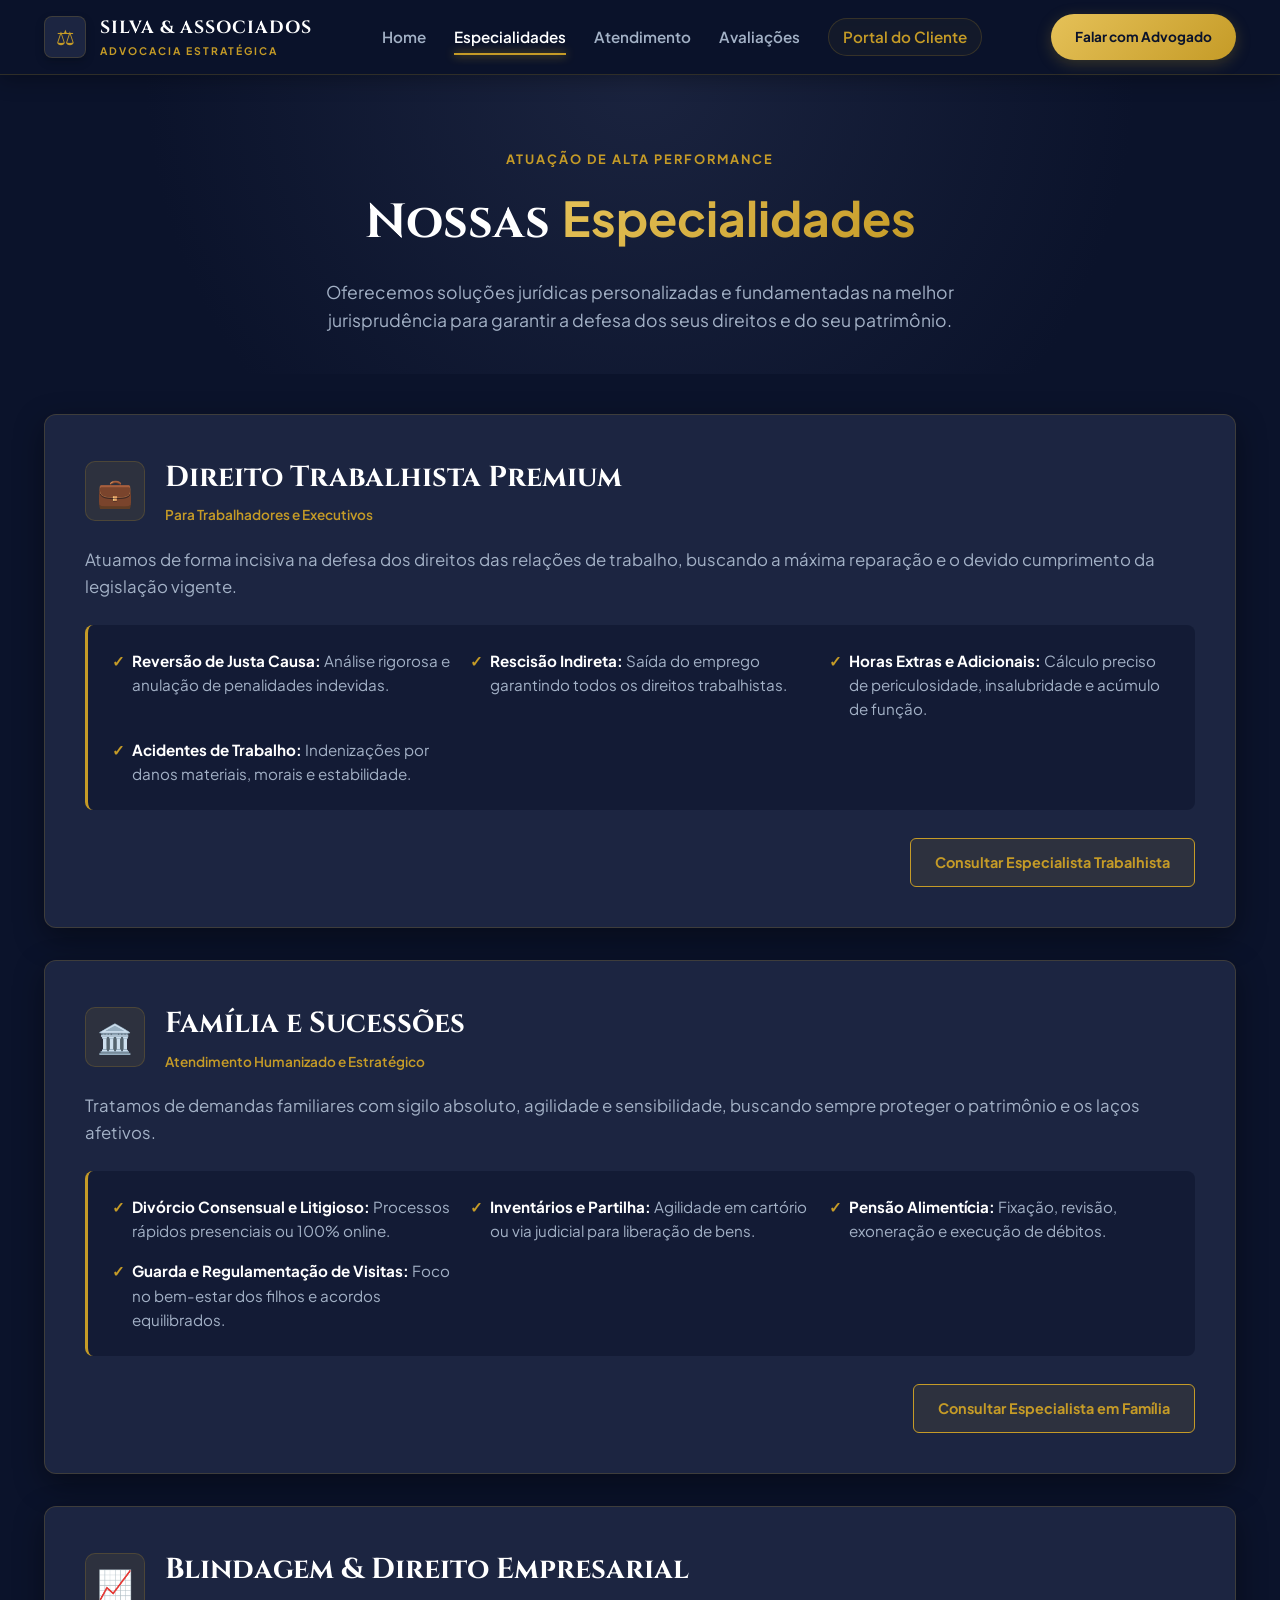
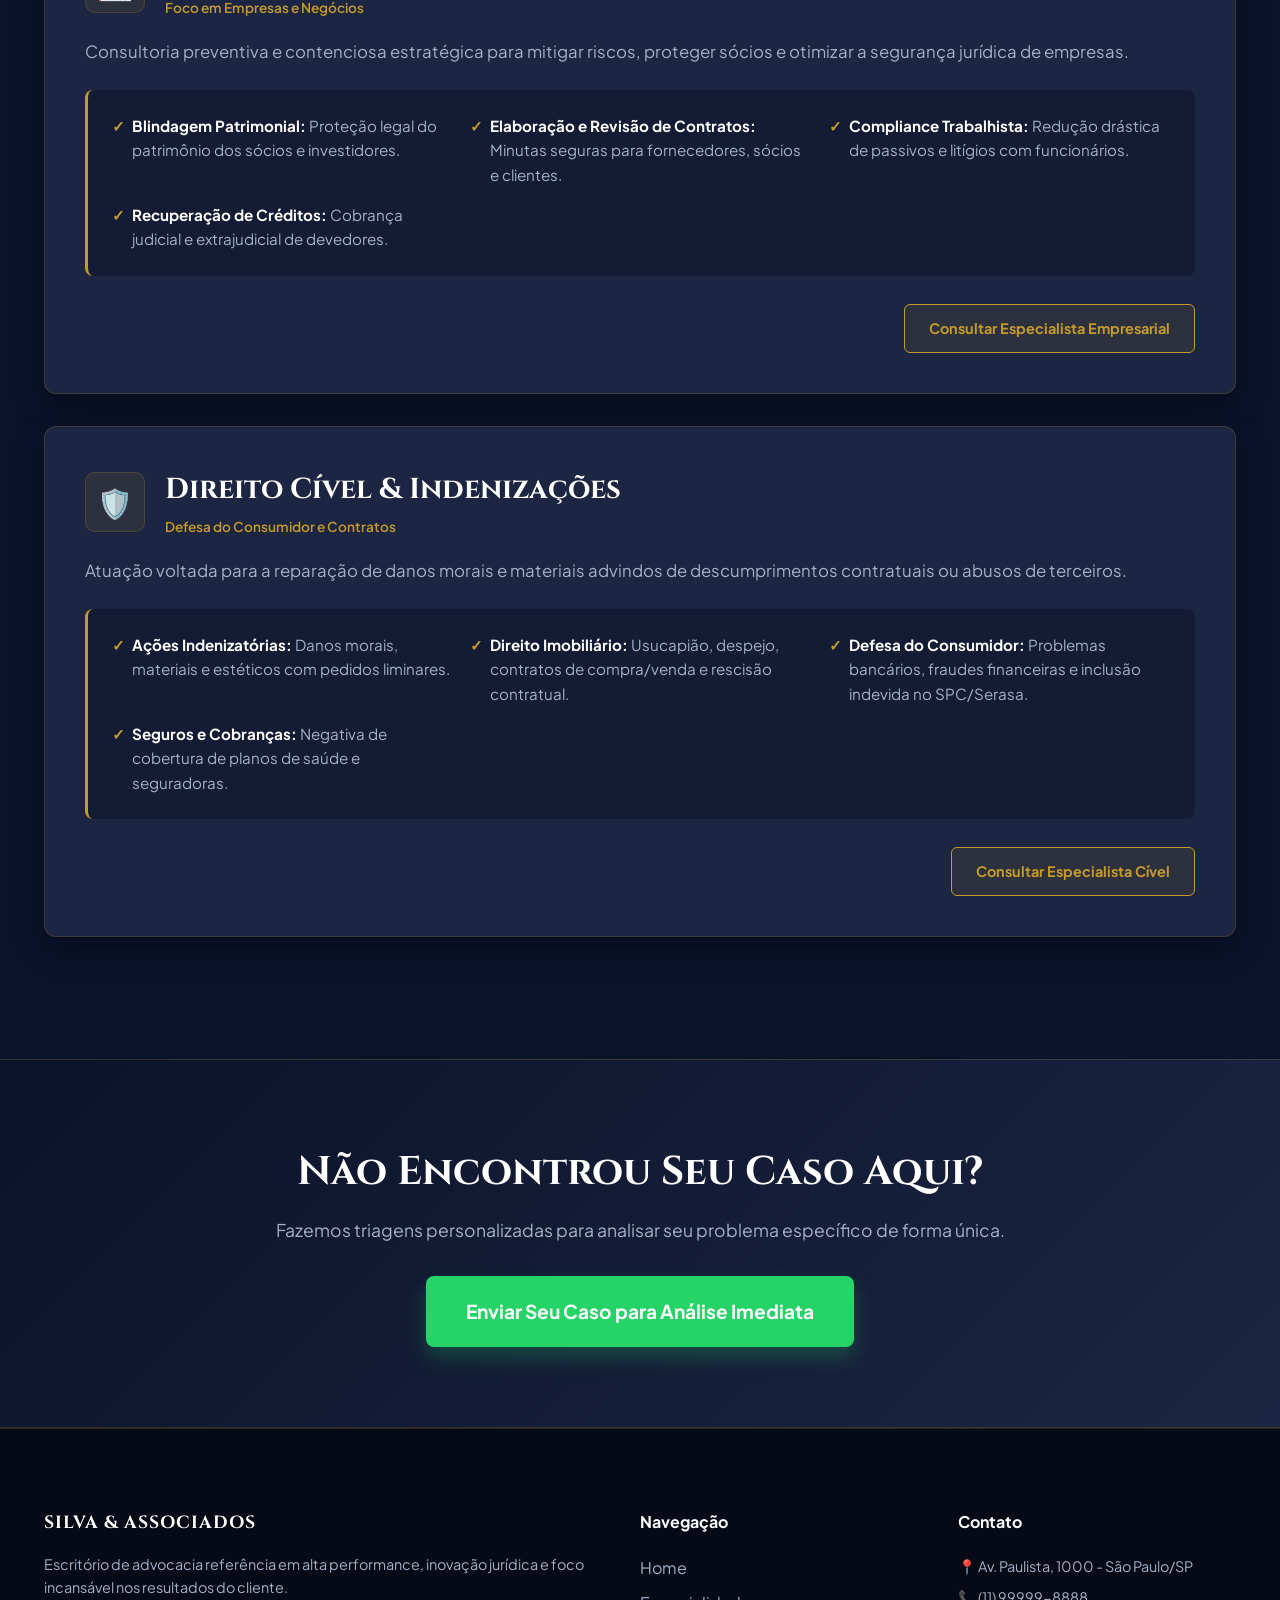
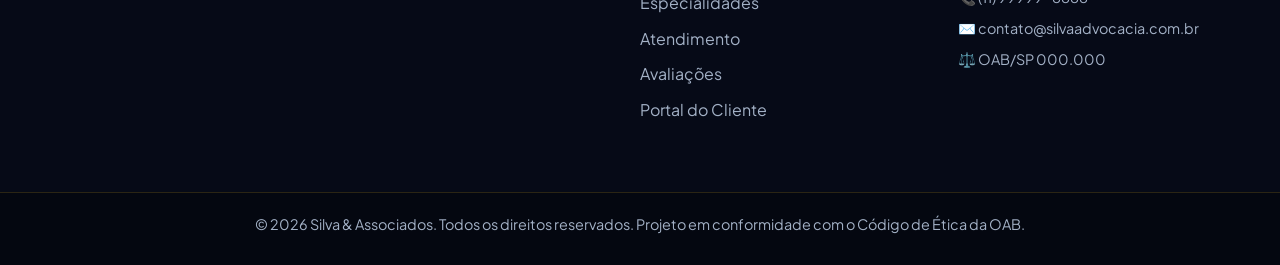
<file: especialidades.html>
<!DOCTYPE html>
<html lang="pt-BR">
<head>
    <meta charset="UTF-8">
    <meta name="viewport" content="width=device-width, initial-scale=1.0">
    <title>Especialidades | Silva & Associados Advocacia</title>
    <link rel="stylesheet" href="especialidades.css">
    <link rel="preconnect" href="https://fonts.googleapis.com">
    <link rel="preconnect" href="https://fonts.gstatic.com" crossorigin>
    <link href="https://fonts.googleapis.com/css2?family=Cinzel:wght@600;700&family=Plus+Jakarta+Sans:wght@300;400;500;600;700&display=swap" rel="stylesheet">
</head>
<body>

    <!-- BARRA NAVEGAÇÃO DARK GLASS -->
    <header class="header">
        <div class="container nav-container">
            <div class="logo">
                <a href="index.html">
                    <div class="logo-icon-box">
                        <span class="logo-symbol">⚖</span>
                    </div>
                    <div class="logo-text">
                        <span class="logo-bold">SILVA & ASSOCIADOS</span>
                        <span class="logo-sub">ADVOCACIA ESTRATÉGICA</span>
                    </div>
                </a>
            </div>
            <nav class="nav-menu">
                <a href="index.html" class="nav-link">Home</a>
                <a href="especialidades.html" class="nav-link active">Especialidades</a>
                <a href="atendimento.html" class="nav-link">Atendimento</a>
                <a href="avaliacoes.html" class="nav-link">Avaliações</a>
                <a href="portal.html" class="nav-link nav-link-portal">Portal do Cliente</a>
            </nav>
            <a href="https://wa.me/5500000000000" target="_blank" class="btn-glow-sm">
                <span>Falar com Advogado</span>
            </a>
        </div>
    </header>

    <!-- BANNER DE CABEÇALHO DA PÁGINA -->
    <section class="page-header">
        <div class="container">
            <span class="badge-sub">Atuação de Alta Performance</span>
            <h1 class="page-title">Nossas <span class="text-gold">Especialidades</span></h1>
            <p class="page-subtitle">Oferecemos soluções jurídicas personalizadas e fundamentadas na melhor jurisprudência para garantir a defesa dos seus direitos e do seu patrimônio.</p>
        </div>
    </section>

    <!-- LISTA DETALHADA DE ESPECIALIDADES -->
    <section class="especialidades-section">
        <div class="container">
            
            <!-- DIREITO TRABALHISTA -->
            <article class="spec-card" id="trabalhista">
                <div class="spec-header">
                    <div class="spec-icon">💼</div>
                    <div>
                        <h2>Direito Trabalhista Premium</h2>
                        <span class="spec-tag">Para Trabalhadores e Executivos</span>
                    </div>
                </div>
                <p class="spec-description">Atuamos de forma incisiva na defesa dos direitos das relações de trabalho, buscando a máxima reparação e o devido cumprimento da legislação vigente.</p>
                <div class="spec-features">
                    <ul>
                        <li><strong>Reversão de Justa Causa:</strong> Análise rigorosa e anulação de penalidades indevidas.</li>
                        <li><strong>Rescisão Indireta:</strong> Saída do emprego garantindo todos os direitos trabalhistas.</li>
                        <li><strong>Horas Extras e Adicionais:</strong> Cálculo preciso de periculosidade, insalubridade e acúmulo de função.</li>
                        <li><strong>Acidentes de Trabalho:</strong> Indenizações por danos materiais, morais e estabilidade.</li>
                    </ul>
                </div>
                <div class="spec-action">
                    <a href="https://wa.me/5500000000000?text=Olá,%20preciso%20de%20ajuda%20com%20Direito%20Trabalhista" target="_blank" class="btn-spec-whatsapp">
                        Consultar Especialista Trabalhista
                    </a>
                </div>
            </article>

            <!-- DIREITO DE FAMÍLIA -->
            <article class="spec-card" id="familia">
                <div class="spec-header">
                    <div class="spec-icon">🏛️</div>
                    <div>
                        <h2>Família e Sucessões</h2>
                        <span class="spec-tag">Atendimento Humanizado e Estratégico</span>
                    </div>
                </div>
                <p class="spec-description">Tratamos de demandas familiares com sigilo absoluto, agilidade e sensibilidade, buscando sempre proteger o patrimônio e os laços afetivos.</p>
                <div class="spec-features">
                    <ul>
                        <li><strong>Divórcio Consensual e Litigioso:</strong> Processos rápidos presenciais ou 100% online.</li>
                        <li><strong>Inventários e Partilha:</strong> Agilidade em cartório ou via judicial para liberação de bens.</li>
                        <li><strong>Pensão Alimentícia:</strong> Fixação, revisão, exoneração e execução de débitos.</li>
                        <li><strong>Guarda e Regulamentação de Visitas:</strong> Foco no bem-estar dos filhos e acordos equilibrados.</li>
                    </ul>
                </div>
                <div class="spec-action">
                    <a href="https://wa.me/5500000000000?text=Olá,%20preciso%20de%20ajuda%20com%20Direito%20de%20Família" target="_blank" class="btn-spec-whatsapp">
                        Consultar Especialista em Família
                    </a>
                </div>
            </article>

            <!-- BLINDAGEM EMPRESARIAL -->
            <article class="spec-card" id="empresarial">
                <div class="spec-header">
                    <div class="spec-icon">📈</div>
                    <div>
                        <h2>Blindagem & Direito Empresarial</h2>
                        <span class="spec-tag">Foco em Empresas e Negócios</span>
                    </div>
                </div>
                <p class="spec-description">Consultoria preventiva e contenciosa estratégica para mitigar riscos, proteger sócios e otimizar a segurança jurídica de empresas.</p>
                <div class="spec-features">
                    <ul>
                        <li><strong>Blindagem Patrimonial:</strong> Proteção legal do patrimônio dos sócios e investidores.</li>
                        <li><strong>Elaboração e Revisão de Contratos:</strong> Minutas seguras para fornecedores, sócios e clientes.</li>
                        <li><strong>Compliance Trabalhista:</strong> Redução drástica de passivos e litígios com funcionários.</li>
                        <li><strong>Recuperação de Créditos:</strong> Cobrança judicial e extrajudicial de devedores.</li>
                    </ul>
                </div>
                <div class="spec-action">
                    <a href="https://wa.me/5500000000000?text=Olá,%20preciso%20de%20ajuda%20com%20Direito%20Empresarial" target="_blank" class="btn-spec-whatsapp">
                        Consultar Especialista Empresarial
                    </a>
                </div>
            </article>

            <!-- DIREITO CÍVEL E INDENIZAÇÕES -->
            <article class="spec-card" id="civel">
                <div class="spec-header">
                    <div class="spec-icon">🛡️</div>
                    <div>
                        <h2>Direito Cível & Indenizações</h2>
                        <span class="spec-tag">Defesa do Consumidor e Contratos</span>
                    </div>
                </div>
                <p class="spec-description">Atuação voltada para a reparação de danos morais e materiais advindos de descumprimentos contratuais ou abusos de terceiros.</p>
                <div class="spec-features">
                    <ul>
                        <li><strong>Ações Indenizatórias:</strong> Danos morais, materiais e estéticos com pedidos liminares.</li>
                        <li><strong>Direito Imobiliário:</strong> Usucapião, despejo, contratos de compra/venda e rescisão contratual.</li>
                        <li><strong>Defesa do Consumidor:</strong> Problemas bancários, fraudes financeiras e inclusão indevida no SPC/Serasa.</li>
                        <li><strong>Seguros e Cobranças:</strong> Negativa de cobertura de planos de saúde e seguradoras.</li>
                    </ul>
                </div>
                <div class="spec-action">
                    <a href="https://wa.me/5500000000000?text=Olá,%20preciso%20de%20ajuda%20com%20Direito%20Cível" target="_blank" class="btn-spec-whatsapp">
                        Consultar Especialista Cível
                    </a>
                </div>
            </article>

        </div>
    </section>

    <!-- CALL TO ACTION FINAL -->
    <section class="cta-banner">
        <div class="container cta-content">
            <h2>Não Encontrou Seu Caso Aqui?</h2>
            <p>Fazemos triagens personalizadas para analisar seu problema específico de forma única.</p>
            <a href="https://wa.me/5500000000000" target="_blank" class="btn-primary-glow btn-lg">
                Enviar Seu Caso para Análise Imediata
            </a>
        </div>
    </section>

    <!-- RODAPÉ -->
    <footer class="footer">
        <div class="container footer-grid">
            <div class="footer-col-about">
                <div class="logo-bold">SILVA & ASSOCIADOS</div>
                <p>Escritório de advocacia referência em alta performance, inovação jurídica e foco incansável nos resultados do cliente.</p>
            </div>
            <div>
                <h4>Navegação</h4>
                <ul>
                    <li><a href="index.html">Home</a></li>
                    <li><a href="especialidades.html">Especialidades</a></li>
                    <li><a href="atendimento.html">Atendimento</a></li>
                    <li><a href="avaliacoes.html">Avaliações</a></li>
                    <li><a href="portal.html">Portal do Cliente</a></li>
                </ul>
            </div>
            <div>
                <h4>Contato</h4>
                <p>📍 Av. Paulista, 1000 - São Paulo/SP</p>
                <p>📞 (11) 99999-8888</p>
                <p>✉️ contato@silvaadvocacia.com.br</p>
                <p>⚖️ OAB/SP 000.000</p>
            </div>
        </div>
        <div class="footer-bottom">
            <div class="container">
                <p>&copy; 2026 Silva & Associados. Todos os direitos reservados. Projeto em conformidade com o Código de Ética da OAB.</p>
            </div>
        </div>
    </footer>

</body>
</html>
</file>
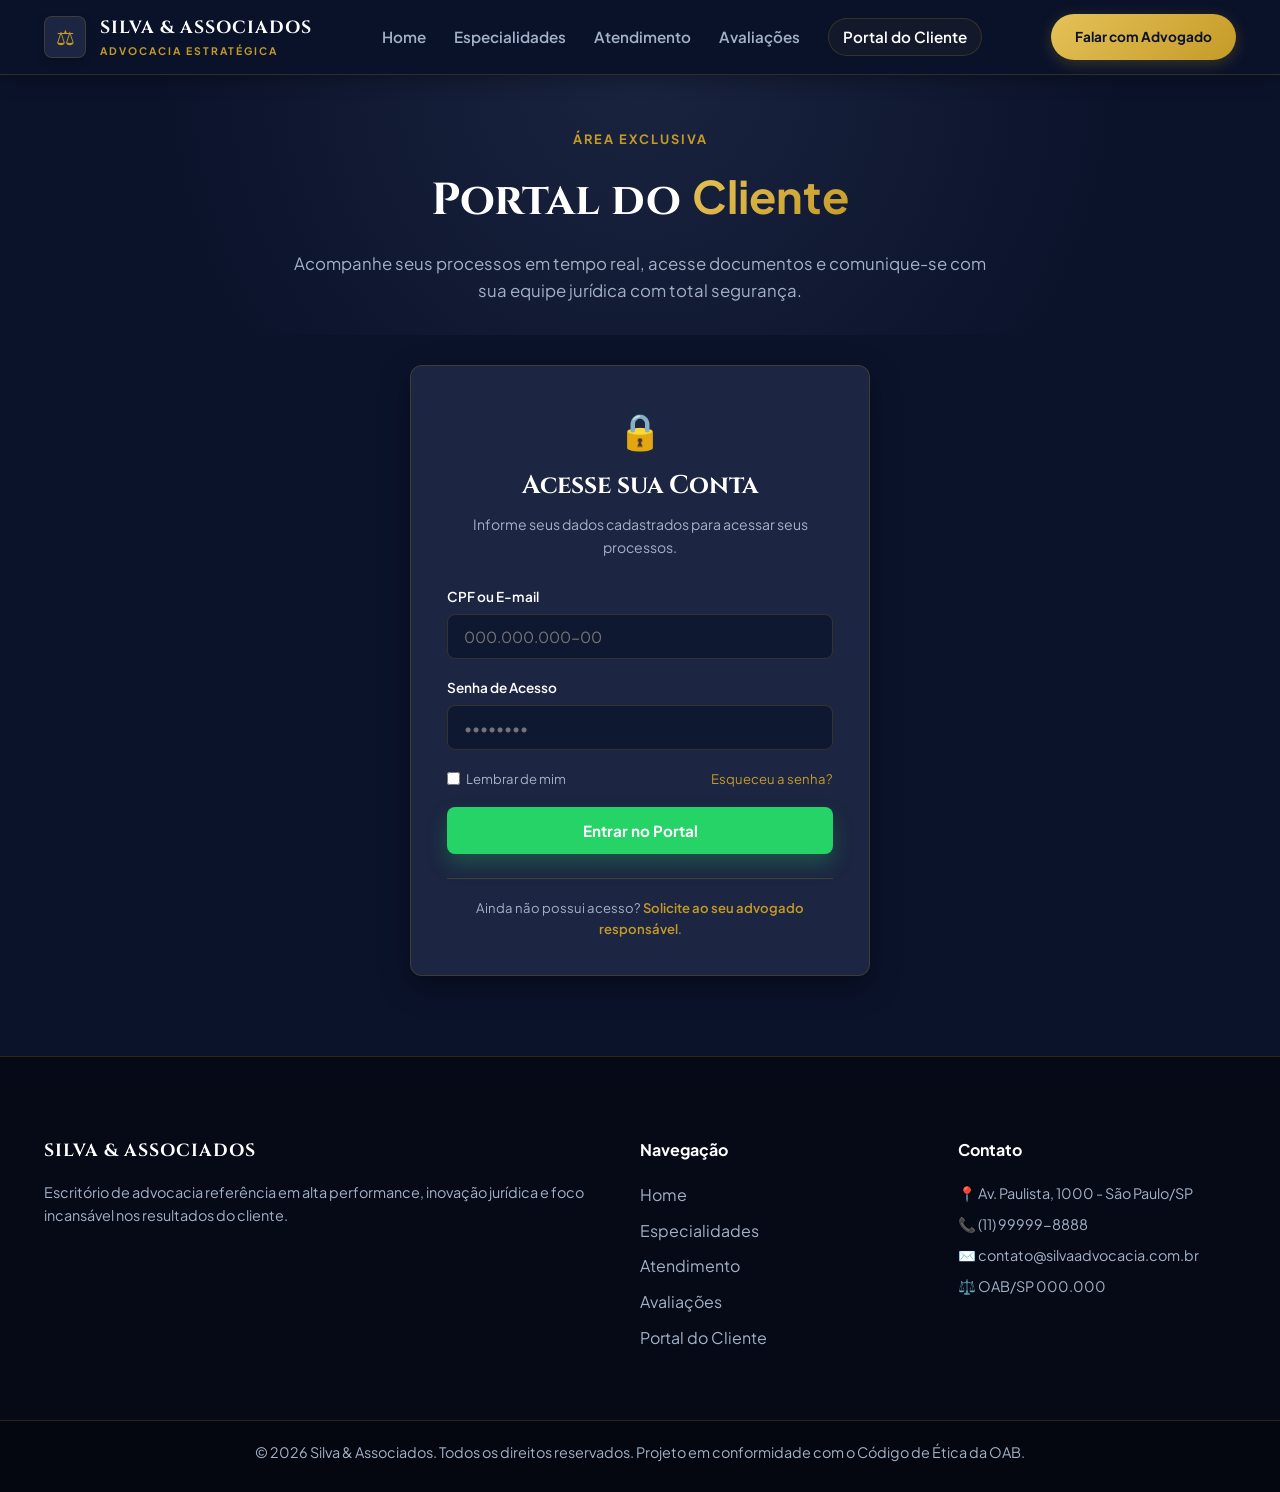
<file: portal.html>
<!DOCTYPE html>
<html lang="pt-BR">
<head>
    <meta charset="UTF-8">
    <meta name="viewport" content="width=device-width, initial-scale=1.0">
    <title>Portal do Cliente | Silva & Associados Advocacia</title>
    <link rel="stylesheet" href="portal.css">
    <link rel="preconnect" href="https://fonts.googleapis.com">
    <link rel="preconnect" href="https://fonts.gstatic.com" crossorigin>
    <link href="https://fonts.googleapis.com/css2?family=Cinzel:wght@600;700&family=Plus+Jakarta+Sans:wght@300;400;500;600;700&display=swap" rel="stylesheet">
</head>
<body>

    <!-- BARRA NAVEGAÇÃO DARK GLASS -->
    <header class="header">
        <div class="container nav-container">
            <div class="logo">
                <a href="index.html">
                    <div class="logo-icon-box">
                        <span class="logo-symbol">⚖</span>
                    </div>
                    <div class="logo-text">
                        <span class="logo-bold">SILVA & ASSOCIADOS</span>
                        <span class="logo-sub">ADVOCACIA ESTRATÉGICA</span>
                    </div>
                </a>
            </div>
            <nav class="nav-menu">
                <a href="index.html" class="nav-link">Home</a>
                <a href="especialidades.html" class="nav-link">Especialidades</a>
                <a href="atendimento.html" class="nav-link">Atendimento</a>
                <a href="avaliacoes.html" class="nav-link">Avaliações</a>
                <a href="portal.html" class="nav-link nav-link-portal active">Portal do Cliente</a>
            </nav>
            <a href="https://wa.me/5500000000000" target="_blank" class="btn-glow-sm">
                <span>Falar com Advogado</span>
            </a>
        </div>
    </header>

    <!-- BANNER DE CABEÇALHO -->
    <section class="page-header">
        <div class="container">
            <span class="badge-sub">Área Exclusiva</span>
            <h1 class="page-title">Portal do <span class="text-gold">Cliente</span></h1>
            <p class="page-subtitle">Acompanhe seus processos em tempo real, acesse documentos e comunique-se com sua equipe jurídica com total segurança.</p>
        </div>
    </section>

    <!-- TELA DE LOGIN (EXIBIDA PRIMEIRO POR PADRÃO) -->
    <section id="loginView" class="login-section">
        <div class="container">
            <div class="login-card">
                <div class="login-header">
                    <div class="login-icon">🔒</div>
                    <h2>Acesse sua Conta</h2>
                    <p>Informe seus dados cadastrados para acessar seus processos.</p>
                </div>

                <form class="login-form" onsubmit="realizarLogin(event)">
                    <div class="form-group">
                        <label for="cpfInput">CPF ou E-mail</label>
                        <input type="text" id="cpfInput" placeholder="000.000.000-00" required class="form-input">
                    </div>

                    <div class="form-group">
                        <label for="passwordInput">Senha de Acesso</label>
                        <input type="password" id="passwordInput" placeholder="••••••••" required class="form-input">
                    </div>

                    <div class="form-options">
                        <label class="checkbox-label">
                            <input type="checkbox"> Lembrar de mim
                        </label>
                        <a href="#" class="forgot-pass" onclick="alert('Instruções de recuperação enviadas para seu e-mail.')">Esqueceu a senha?</a>
                    </div>

                    <button type="submit" class="btn-primary-glow btn-block">Entrar no Portal</button>
                </form>

                <div class="login-footer">
                    <p>Ainda não possui acesso? <a href="https://wa.me/5500000000000" target="_blank">Solicite ao seu advogado responsável</a>.</p>
                </div>
            </div>
        </div>
    </section>

    <!-- DASHBOARD DO CLIENTE (OCULTO ATÉ QUE O LOGIN SEJA EFETUADO) -->
    <section id="dashboardView" class="portal-section" style="display: none;">
        <div class="container">
            
            <!-- BARRA DE SAUDAÇÃO E STATUS DO CLIENTE -->
            <div class="user-welcome-bar">
                <div class="user-info">
                    <div class="user-avatar-lg">EV</div>
                    <div>
                        <h2>Bem-vindo(a), <span class="text-gold">Erik Vieira</span></h2>
                        <span class="user-meta">CPF: ***.458.980-** • Cliente ativo desde 2025</span>
                    </div>
                </div>
                <div class="user-actions">
                    <button class="btn-secondary-sm" onclick="alert('Dados do perfil atualizados com sucesso!')">Editar Perfil</button>
                    <button class="btn-logout" onclick="realizarLogout()">Sair</button>
                </div>
            </div>

            <!-- CARDS DE RESUMO RÁPIDO -->
            <div class="dashboard-stats">
                <div class="stat-card">
                    <span class="stat-icon">📑</span>
                    <div>
                        <h4>02</h4>
                        <p>Processos Ativos</p>
                    </div>
                </div>
                <div class="stat-card">
                    <span class="stat-icon">🔔</span>
                    <div>
                        <h4>01</h4>
                        <p>Nova Atualização</p>
                    </div>
                </div>
                <div class="stat-card">
                    <span class="stat-icon">📂</span>
                    <div>
                        <h4>12</h4>
                        <p>Documentos Salvos</p>
                    </div>
                </div>
                <div class="stat-card highlight">
                    <span class="stat-icon">⚖</span>
                    <div>
                        <h4>Dr. Silva</h4>
                        <p>Advogado Responsável</p>
                    </div>
                </div>
            </div>

            <!-- CONTEÚDO PRINCIPAL DO PORTAL GRID -->
            <div class="portal-grid">
                
                <!-- COLUNA ESQUERDA: LINHA DO TEMPO DO PROCESSO -->
                <div class="portal-main">
                    
                    <div class="card-box">
                        <div class="card-header-flex">
                            <h3>Ação em Andamento Nº 5002341-88.2026.8.26.0100</h3>
                            <span class="badge-status status-active">Em Tramitação</span>
                        </div>
                        <p class="case-detail"><strong>Vara:</strong> 3ª Vara Cível da Comarca de São Paulo/SP | <strong>Assunto:</strong> Direito Empresarial e Contratos</p>
                        
                        <div class="timeline">
                            <div class="timeline-item">
                                <div class="timeline-dot active"></div>
                                <div class="timeline-content">
                                    <span class="timeline-date">02 de Agosto de 2026 - 14:30</span>
                                    <h4>Petição Intermediária Juntada aos Autos</h4>
                                    <p>Nossa equipe protocolou a réplica contestando os pontos apresentados pela parte contrária. Aguardando manifestação do juiz.</p>
                                </div>
                            </div>

                            <div class="timeline-item">
                                <div class="timeline-dot"></div>
                                <div class="timeline-content">
                                    <span class="timeline-date">15 de Julho de 2026 - 10:15</span>
                                    <h4>Contestação Apresentada pelo Réu</h4>
                                    <p>A parte ré apresentou a defesa. Os documentos foram analisados pelo Dr. Silva e os pontos de divergência mapeados.</p>
                                </div>
                            </div>

                            <div class="timeline-item">
                                <div class="timeline-dot"></div>
                                <div class="timeline-content">
                                    <span class="timeline-date">20 de Junho de 2026 - 16:00</span>
                                    <h4>Audiência de Conciliação Realizada</h4>
                                    <p>Sem acordo entre as partes nesta etapa. O processo segue para a fase probatória conforme o cronograma do tribunal.</p>
                                </div>
                            </div>
                        </div>
                    </div>

                    <!-- CENTRAL DE DOCUMENTOS -->
                    <div class="card-box margin-top-20">
                        <h3>Central de Documentos</h3>
                        <p class="card-sub">Baixe peças processuais ou envie novos documentos para sua equipe jurídica.</p>
                        
                        <div class="docs-list">
                            <div class="doc-item">
                                <span class="doc-icon">PDF</span>
                                <div class="doc-info">
                                    <strong>Petição_Inicial_Assinada.pdf</strong>
                                    <span>Adicionado em 10/05/2026 • 2.4 MB</span>
                                </div>
                                <button class="btn-download" onclick="alert('Iniciando download do documento...')">Download</button>
                            </div>

                            <div class="doc-item">
                                <span class="doc-icon">PDF</span>
                                <div class="doc-info">
                                    <strong>Procuracao_Ad_Judicia.pdf</strong>
                                    <span>Adicionado em 08/05/2026 • 1.1 MB</span>
                                </div>
                                <button class="btn-download" onclick="alert('Iniciando download do documento...')">Download</button>
                            </div>
                        </div>

                        <div class="upload-area">
                            <input type="file" id="fileUpload" hidden>
                            <label for="fileUpload" class="upload-label">
                                <span>📤 Clique para enviar um novo documento ou comprovante</span>
                                <small>Formatos aceitos: PDF, PNG, JPG (Máx: 20MB)</small>
                            </label>
                        </div>
                    </div>

                </div>

                <!-- COLUNA DIREITA: SUPORTE E MENSAGENS DIRETA -->
                <div class="portal-sidebar">
                    
                    <div class="card-box">
                        <h3>Atendimento Direto</h3>
                        <p class="card-sub">Precisa tirar dúvidas sobre o andamento do seu caso?</p>
                        
                        <div class="attendant-profile">
                            <div class="attendant-avatar">⚖</div>
                            <div>
                                <strong>Dr. Henrique Silva</strong>
                                <span>Advogado Titular</span>
                                <small class="status-online">● Online Agora</small>
                            </div>
                        </div>

                        <a href="https://wa.me/5500000000000" target="_blank" class="btn-primary-glow btn-block">
                            Chamar no WhatsApp Exclusivo
                        </a>

                        <div class="quick-notice">
                            <strong>📌 Horário de Atendimento VIP:</strong>
                            <p>Segunda a Sexta, das 09h às 18h. Respondemos suas mensagens prioritariamente em até 2 horas úteis.</p>
                        </div>
                    </div>

                    <div class="card-box margin-top-20">
                        <h3>Segurança & Acesso</h3>
                        <p class="card-sub">Seus dados são encriptados de ponta a ponta em conformidade com a LGPD.</p>
                        <ul class="security-list">
                            <li>🔒 Conexão Criptografada SSL</li>
                            <li>📜 Em conformidade com LGPD</li>
                            <li>🛡 Sigilo Profissional OAB</li>
                        </ul>
                    </div>

                </div>

            </div>

        </div>
    </section>

    <!-- RODAPÉ -->
    <footer class="footer">
        <div class="container footer-grid">
            <div class="footer-col-about">
                <div class="logo-bold">SILVA & ASSOCIADOS</div>
                <p>Escritório de advocacia referência em alta performance, inovação jurídica e foco incansável nos resultados do cliente.</p>
            </div>
            <div>
                <h4>Navegação</h4>
                <ul>
                    <li><a href="index.html">Home</a></li>
                    <li><a href="especialidades.html">Especialidades</a></li>
                    <li><a href="atendimento.html">Atendimento</a></li>
                    <li><a href="avaliacoes.html">Avaliações</a></li>
                    <li><a href="portal.html">Portal do Cliente</a></li>
                </ul>
            </div>
            <div>
                <h4>Contato</h4>
                <p>📍 Av. Paulista, 1000 - São Paulo/SP</p>
                <p>📞 (11) 99999-8888</p>
                <p>✉️ contato@silvaadvocacia.com.br</p>
                <p>⚖️ OAB/SP 000.000</p>
            </div>
        </div>
        <div class="footer-bottom">
            <div class="container">
                <p>&copy; 2026 Silva & Associados. Todos os direitos reservados. Projeto em conformidade com o Código de Ética da OAB.</p>
            </div>
        </div>
    </footer>

    <!-- SCRIPT DE LÓGICA DE SIMULAÇÃO DE LOGIN -->
    <script>
        function realizarLogin(event) {
            event.preventDefault();
            // Esconde a tela de login e exibe o dashboard do cliente
            document.getElementById('loginView').style.display = 'none';
            document.getElementById('dashboardView').style.display = 'block';
            window.scrollTo({ top: 0, behavior: 'smooth' });
        }

        function realizarLogout() {
            // Esconde o dashboard e volta para a tela de login
            document.getElementById('dashboardView').style.display = 'none';
            document.getElementById('loginView').style.display = 'block';
            window.scrollTo({ top: 0, behavior: 'smooth' });
        }
    </script>

</body>
</html>
</file>
<file: style.css>
/* CONFIGURAÇÕES GERAIS & PALETA EQUILIBRADA (DARK EXECUTIVE) */
:root {
    --bg-main: #0b132b;          /* Azul Grafite Nobre */
    --bg-card: #1c2541;          /* Cartões de Alto Contraste */
    --bg-card-hover: #232e52;    /* Efeito de Elevação */
    --accent-gold: #c59b27;      /* Dourado OAB */
    --gold-gradient: linear-gradient(135deg, #e5c158 0%, #c59b27 100%);
    --text-white: #ffffff;
    --text-muted: #a3b1c6;      /* Leitura Confortável */
    --border-subtle: rgba(197, 155, 39, 0.2);
    --shadow-dark: 0 10px 30px rgba(0, 0, 0, 0.4);
    --radius: 12px;
    --transition: all 0.3s cubic-bezier(0.4, 0, 0.2, 1);
}

* {
    margin: 0;
    padding: 0;
    box-sizing: border-box;
    font-family: 'Plus Jakarta Sans', sans-serif;
    scroll-behavior: smooth;
}

body {
    background-color: var(--bg-main);
    color: var(--text-white);
    line-height: 1.6;
    overflow-x: hidden;
}

.container {
    max-width: 1240px;
    margin: 0 auto;
    padding: 0 24px;
}

/* TYPOGRAPHY */
h1, h2, h3, .logo-bold {
    font-family: 'Cinzel', serif;
}

.text-gold {
    background: var(--gold-gradient);
    -webkit-background-clip: text;
    -webkit-text-fill-color: transparent;
}

/* ------------------------------------------------------------- */
/* BARRA HOME / HEADER COM EFEITO DARK GLASS E HOVER ANIMADO     */
/* ------------------------------------------------------------- */
.header {
    background: rgba(11, 19, 43, 0.9);
    backdrop-filter: blur(16px);
    -webkit-backdrop-filter: blur(16px);
    border-bottom: 1px solid var(--border-subtle);
    position: sticky;
    top: 0;
    z-index: 1000;
    padding: 14px 0;
    box-shadow: 0 4px 20px rgba(0, 0, 0, 0.3);
}

.nav-container {
    display: flex;
    justify-content: space-between;
    align-items: center;
}

/* LOGO */
.logo a {
    display: flex;
    align-items: center;
    gap: 14px;
    text-decoration: none;
}

.logo-icon-box {
    width: 42px;
    height: 42px;
    background: var(--bg-card);
    border: 1px solid var(--border-subtle);
    border-radius: 8px;
    display: flex;
    align-items: center;
    justify-content: center;
    box-shadow: 0 4px 10px rgba(0, 0, 0, 0.2);
    transition: var(--transition);
}

.logo a:hover .logo-icon-box {
    transform: translateY(-2px) rotate(-5deg);
    border-color: var(--accent-gold);
}

.logo-symbol {
    font-size: 1.3rem;
    color: var(--accent-gold);
}

.logo-text {
    display: flex;
    flex-direction: column;
}

.logo-bold {
    color: var(--text-white);
    font-weight: 700;
    font-size: 1.1rem;
    letter-spacing: 1px;
}

.logo-sub {
    color: var(--accent-gold);
    font-size: 0.65rem;
    font-weight: 700;
    letter-spacing: 2px;
}

/* MENU COM GLOW E INDICADOR DESLIZANTE */
.nav-menu {
    display: flex;
    align-items: center;
    gap: 28px;
}

.nav-link {
    color: var(--text-muted);
    text-decoration: none;
    font-weight: 600;
    font-size: 0.95rem;
    position: relative;
    padding: 6px 0;
    transition: var(--transition);
}

.nav-link::after {
    content: '';
    position: absolute;
    bottom: 0;
    left: 50%;
    width: 0;
    height: 2px;
    background: var(--accent-gold);
    transition: var(--transition);
    transform: translateX(-50%);
    box-shadow: 0 0 10px var(--accent-gold);
}

.nav-link:hover, .nav-link.active {
    color: var(--text-white);
}

.nav-link:hover::after, .nav-link.active::after {
    width: 100%;
}

/* DESTAQUE PORTAL DO CLIENTE NO MENU */
.nav-link-portal {
    color: var(--accent-gold);
    border: 1px solid var(--border-subtle);
    padding: 6px 14px;
    border-radius: 20px;
    background: rgba(197, 155, 39, 0.05);
}

.nav-link-portal:hover {
    background: rgba(197, 155, 39, 0.15);
    border-color: var(--accent-gold);
}

.nav-link-portal::after {
    display: none;
}

/* BOTÃO PRINCIPAL HEADER */
.btn-glow-sm {
    padding: 12px 24px;
    border-radius: 50px;
    background: var(--gold-gradient);
    color: #0b132b;
    font-weight: 700;
    font-size: 0.85rem;
    text-decoration: none;
    transition: var(--transition);
    box-shadow: 0 4px 15px rgba(197, 155, 39, 0.25);
}

.btn-glow-sm:hover {
    transform: translateY(-2px);
    box-shadow: 0 6px 20px rgba(197, 155, 39, 0.45);
}

/* ------------------------------------------------------------- */
/* HERO SECTION EXECUTIVA                                        */
/* ------------------------------------------------------------- */
.hero {
    position: relative;
    padding: 80px 0;
    background: radial-gradient(circle at 80% 20%, rgba(28, 37, 65, 0.8) 0%, var(--bg-main) 70%);
}

.hero-grid {
    display: grid;
    grid-template-columns: 1.2fr 0.8fr;
    gap: 60px;
    align-items: center;
}

.badge-status {
    display: inline-flex;
    align-items: center;
    gap: 8px;
    background: var(--bg-card);
    border: 1px solid var(--border-subtle);
    padding: 6px 16px;
    border-radius: 50px;
    font-size: 0.85rem;
    font-weight: 600;
    color: var(--text-muted);
    margin-bottom: 24px;
}

.badge-dot {
    width: 8px;
    height: 8px;
    background-color: #22c55e;
    border-radius: 50%;
    box-shadow: 0 0 8px #22c55e;
}

.hero-text h1 {
    font-size: 3.2rem;
    line-height: 1.15;
    margin-bottom: 20px;
    color: var(--text-white);
}

.hero-text p {
    font-size: 1.15rem;
    color: var(--text-muted);
    margin-bottom: 32px;
}

.btn-primary-glow {
    display: inline-flex;
    align-items: center;
    gap: 12px;
    background: #25d366;
    color: #fff;
    padding: 16px 32px;
    border-radius: 8px;
    font-weight: 700;
    font-size: 1.05rem;
    text-decoration: none;
    transition: var(--transition);
    box-shadow: 0 10px 20px rgba(37, 211, 102, 0.25);
}

.btn-primary-glow:hover {
    transform: translateY(-3px);
    box-shadow: 0 15px 30px rgba(37, 211, 102, 0.4);
    background: #20bd5a;
}

.btn-lg {
    padding: 20px 40px;
    font-size: 1.2rem;
}

.hero-trust {
    margin-top: 30px;
    display: flex;
    align-items: center;
    gap: 12px;
    font-size: 0.9rem;
    color: var(--text-muted);
}

.stars {
    color: var(--accent-gold);
    letter-spacing: 2px;
}

/* CARD DE FORMULÁRIO DARK */
.hero-card-dark {
    background: var(--bg-card);
    border: 1px solid var(--border-subtle);
    border-radius: var(--radius);
    padding: 36px;
    box-shadow: var(--shadow-dark);
}

.card-header h3 {
    font-size: 1.5rem;
    margin-bottom: 6px;
    color: var(--text-white);
}

.card-header p {
    color: var(--text-muted);
    font-size: 0.85rem;
    margin-bottom: 24px;
}

/* FLOATING LABELS FORM DARK */
.input-group {
    position: relative;
    margin-bottom: 20px;
}

.input-group input,
.input-group select,
.input-group textarea {
    width: 100%;
    padding: 14px 16px;
    background: rgba(11, 19, 43, 0.6);
    border: 1px solid var(--border-subtle);
    border-radius: 6px;
    color: var(--text-white);
    font-size: 0.95rem;
    outline: none;
    transition: var(--transition);
}

.input-group select option {
    background-color: var(--bg-card);
    color: var(--text-white);
}

.input-group label {
    position: absolute;
    left: 16px;
    top: 14px;
    color: var(--text-muted);
    font-size: 0.9rem;
    pointer-events: none;
    transition: var(--transition);
}

.input-group input:focus,
.input-group select:focus,
.input-group textarea:focus {
    border-color: var(--accent-gold);
    background: var(--bg-main);
    box-shadow: 0 0 10px rgba(197, 155, 39, 0.2);
}

.input-group input:focus ~ label,
.input-group input:not(:placeholder-shown) ~ label,
.input-group select:focus ~ label,
.input-group select:valid ~ label,
.input-group textarea:focus ~ label,
.input-group textarea:not(:placeholder-shown) ~ label {
    top: -10px;
    left: 10px;
    font-size: 0.75rem;
    background: var(--accent-gold);
    color: #0b132b;
    padding: 0 6px;
    border-radius: 2px;
    font-weight: 700;
}

.btn-submit-glow {
    width: 100%;
    padding: 16px;
    border: none;
    border-radius: 6px;
    background: var(--gold-gradient);
    color: #0b132b;
    font-weight: 700;
    font-size: 1rem;
    cursor: pointer;
    transition: var(--transition);
}

.btn-submit-glow:hover {
    transform: translateY(-2px);
    box-shadow: 0 10px 20px rgba(197, 155, 39, 0.3);
}

/* ------------------------------------------------------------- */
/* SEÇÕES EM DARK EXECUTIVE                                      */
/* ------------------------------------------------------------- */
.stats-bar {
    background: var(--bg-card);
    border-top: 1px solid var(--border-subtle);
    border-bottom: 1px solid var(--border-subtle);
    padding: 40px 0;
}

.stats-grid {
    display: grid;
    grid-template-columns: repeat(4, 1fr);
    gap: 20px;
    text-align: center;
}

.stat-item h2 {
    font-size: 2.5rem;
    color: var(--accent-gold);
}

.stat-item p {
    color: var(--text-muted);
    font-size: 0.9rem;
    font-weight: 600;
}

.areas, .process, .testimonials, .faq {
    padding: 90px 0;
}

.section-header {
    text-align: center;
    margin-bottom: 50px;
}

.section-desc {
    color: var(--text-muted);
    font-size: 1rem;
    max-width: 600px;
    margin: 8px auto 0 auto;
}

.badge-sub {
    color: var(--accent-gold);
    text-transform: uppercase;
    letter-spacing: 2px;
    font-size: 0.8rem;
    font-weight: 700;
}

.section-title {
    font-size: 2.2rem;
    margin-top: 8px;
    color: var(--text-white);
}

.grid-cards {
    display: grid;
    grid-template-columns: repeat(auto-fit, minmax(300px, 1fr));
    gap: 24px;
}

.card-feature {
    background: var(--bg-card);
    border: 1px solid var(--border-subtle);
    border-radius: var(--radius);
    padding: 32px;
    transition: var(--transition);
    display: flex;
    flex-direction: column;
}

.card-feature:hover {
    transform: translateY(-8px);
    background: var(--bg-card-hover);
    border-color: var(--accent-gold);
    box-shadow: var(--shadow-dark);
}

.card-icon-wrapper {
    width: 50px;
    height: 50px;
    background: rgba(197, 155, 39, 0.1);
    border: 1px solid var(--border-subtle);
    border-radius: 8px;
    display: flex;
    align-items: center;
    justify-content: center;
    font-size: 1.5rem;
    margin-bottom: 20px;
}

.card-feature h3 {
    font-size: 1.25rem;
    margin-bottom: 12px;
    color: var(--text-white);
}

.card-feature p {
    color: var(--text-muted);
    font-size: 0.9rem;
    margin-bottom: 20px;
    flex-grow: 1;
}

.card-link {
    color: var(--accent-gold);
    text-decoration: none;
    font-weight: 700;
    font-size: 0.9rem;
    transition: var(--transition);
}

.card-link:hover {
    letter-spacing: 0.5px;
}

/* BOTÕES DE NAVEGAÇÃO INTERNA */
.cta-center {
    display: flex;
    justify-content: center;
    margin-top: 48px;
}

.btn-outline-gold {
    display: inline-flex;
    align-items: center;
    gap: 10px;
    border: 2px solid var(--accent-gold);
    color: var(--accent-gold);
    padding: 14px 28px;
    border-radius: 50px;
    font-weight: 700;
    font-size: 0.95rem;
    text-decoration: none;
    transition: var(--transition);
}

.btn-outline-gold:hover {
    background: var(--accent-gold);
    color: #0b132b;
    box-shadow: 0 0 20px rgba(197, 155, 39, 0.4);
    transform: translateY(-2px);
}

/* TIMELINE (ATENDIMENTO) */
.timeline-grid {
    display: grid;
    grid-template-columns: repeat(auto-fit, minmax(220px, 1fr));
    gap: 30px;
}

.timeline-step {
    background: var(--bg-card);
    border: 1px solid var(--border-subtle);
    padding: 30px;
    border-radius: var(--radius);
}

.step-number {
    font-family: 'Cinzel', serif;
    font-size: 2.5rem;
    font-weight: 700;
    color: var(--accent-gold);
    margin-bottom: 10px;
}

.timeline-step h4 {
    font-size: 1.1rem;
    margin-bottom: 8px;
    color: var(--text-white);
}

.timeline-step p {
    color: var(--text-muted);
    font-size: 0.85rem;
}

/* DEPOIMENTOS */
.testimonials-grid {
    display: grid;
    grid-template-columns: repeat(auto-fit, minmax(300px, 1fr));
    gap: 24px;
}

.card-testimonial {
    background: var(--bg-card);
    border: 1px solid var(--border-subtle);
    padding: 30px;
    border-radius: var(--radius);
}

.card-testimonial p {
    font-style: italic;
    color: var(--text-muted);
    margin: 16px 0;
    font-size: 0.95rem;
}

.user-info strong {
    color: var(--text-white);
}

.user-info span {
    color: var(--accent-gold);
    font-size: 0.8rem;
    display: block;
}

/* BANNER CTA */
.cta-banner {
    background: linear-gradient(135deg, #0b132b 0%, #1c2541 100%);
    border-top: 1px solid var(--border-subtle);
    border-bottom: 1px solid var(--border-subtle);
    color: #ffffff;
    padding: 80px 0;
    text-align: center;
}

.cta-content h2 {
    font-size: 2.5rem;
    margin-bottom: 12px;
}

.cta-content p {
    color: var(--text-muted);
    margin-bottom: 32px;
    font-size: 1.1rem;
}

/* RODAPÉ */
.footer {
    background: #060a17;
    padding: 80px 0 0 0;
    border-top: 1px solid var(--border-subtle);
}

.footer-grid {
    display: grid;
    grid-template-columns: 2fr 1fr 1fr;
    gap: 40px;
    padding-bottom: 60px;
}

.footer-col-about p {
    color: var(--text-muted);
    margin-top: 16px;
    font-size: 0.9rem;
}

.footer h4 {
    color: var(--text-white);
    margin-bottom: 20px;
}

.footer ul {
    list-style: none;
}

.footer ul li {
    margin-bottom: 10px;
}

.footer ul li a {
    color: var(--text-muted);
    text-decoration: none;
    transition: var(--transition);
}

.footer ul li a:hover {
    color: var(--accent-gold);
}

.footer p {
    color: var(--text-muted);
    font-size: 0.9rem;
    margin-bottom: 8px;
}

.footer-bottom {
    border-top: 1px solid var(--border-subtle);
    padding: 20px 0;
    text-align: center;
    color: var(--text-muted);
    font-size: 0.8rem;
    background: #040710;
}

/* RESPONSIVIDADE */
@media (max-width: 992px) {
    .hero-grid {
        grid-template-columns: 1fr;
    }

    .stats-grid {
        grid-template-columns: repeat(2, 1fr);
    }

    .footer-grid {
        grid-template-columns: 1fr;
    }

    .nav-menu {
        display: none;
    }
}
</file>
<file: atendimento.css>
/* CONFIGURAÇÕES GERAIS & PALETA DARK EXECUTIVE */
:root {
    --bg-main: #0b132b;          /* Azul Grafite Nobre */
    --bg-card: #1c2541;          /* Cartões de Alto Contraste */
    --bg-card-hover: #232e52;    /* Efeito de Elevação */
    --accent-gold: #c59b27;      /* Dourado OAB */
    --gold-gradient: linear-gradient(135deg, #e5c158 0%, #c59b27 100%);
    --text-white: #ffffff;
    --text-muted: #a3b1c6;      /* Leitura Confortável */
    --border-subtle: rgba(197, 155, 39, 0.2);
    --shadow-dark: 0 10px 30px rgba(0, 0, 0, 0.4);
    --radius: 12px;
    --transition: all 0.3s cubic-bezier(0.4, 0, 0.2, 1);
}

* {
    margin: 0;
    padding: 0;
    box-sizing: border-box;
    font-family: 'Plus Jakarta Sans', sans-serif;
    scroll-behavior: smooth;
}

body {
    background-color: var(--bg-main);
    color: var(--text-white);
    line-height: 1.6;
    overflow-x: hidden;
}

.container {
    max-width: 1240px;
    margin: 0 auto;
    padding: 0 24px;
}

/* TYPOGRAPHY */
h1, h2, h3, .logo-bold {
    font-family: 'Cinzel', serif;
}

.text-gold {
    background: var(--gold-gradient);
    -webkit-background-clip: text;
    -webkit-text-fill-color: transparent;
}

/* ------------------------------------------------------------- */
/* BARRA HOME / HEADER COM EFEITO DARK GLASS                     */
/* ------------------------------------------------------------- */
.header {
    background: rgba(11, 19, 43, 0.9);
    backdrop-filter: blur(16px);
    -webkit-backdrop-filter: blur(16px);
    border-bottom: 1px solid var(--border-subtle);
    position: sticky;
    top: 0;
    z-index: 1000;
    padding: 14px 0;
    box-shadow: 0 4px 20px rgba(0, 0, 0, 0.3);
}

.nav-container {
    display: flex;
    justify-content: space-between;
    align-items: center;
}

/* LOGO */
.logo a {
    display: flex;
    align-items: center;
    gap: 14px;
    text-decoration: none;
}

.logo-icon-box {
    width: 42px;
    height: 42px;
    background: var(--bg-card);
    border: 1px solid var(--border-subtle);
    border-radius: 8px;
    display: flex;
    align-items: center;
    justify-content: center;
    box-shadow: 0 4px 10px rgba(0, 0, 0, 0.2);
    transition: var(--transition);
}

.logo a:hover .logo-icon-box {
    transform: translateY(-2px) rotate(-5deg);
    border-color: var(--accent-gold);
}

.logo-symbol {
    font-size: 1.3rem;
    color: var(--accent-gold);
}

.logo-text {
    display: flex;
    flex-direction: column;
}

.logo-bold {
    color: var(--text-white);
    font-weight: 700;
    font-size: 1.1rem;
    letter-spacing: 1px;
}

.logo-sub {
    color: var(--accent-gold);
    font-size: 0.65rem;
    font-weight: 700;
    letter-spacing: 2px;
}

/* MENU */
.nav-menu {
    display: flex;
    align-items: center;
    gap: 28px;
}

.nav-link {
    color: var(--text-muted);
    text-decoration: none;
    font-weight: 600;
    font-size: 0.95rem;
    position: relative;
    padding: 6px 0;
    transition: var(--transition);
}

.nav-link::after {
    content: '';
    position: absolute;
    bottom: 0;
    left: 50%;
    width: 0;
    height: 2px;
    background: var(--accent-gold);
    transition: var(--transition);
    transform: translateX(-50%);
    box-shadow: 0 0 10px var(--accent-gold);
}

.nav-link:hover, .nav-link.active {
    color: var(--text-white);
}

.nav-link:hover::after, .nav-link.active::after {
    width: 100%;
}

.nav-link-portal {
    color: var(--accent-gold);
    border: 1px solid var(--border-subtle);
    padding: 6px 14px;
    border-radius: 20px;
    background: rgba(197, 155, 39, 0.05);
}

.nav-link-portal:hover {
    background: rgba(197, 155, 39, 0.15);
    border-color: var(--accent-gold);
}

.nav-link-portal::after {
    display: none;
}

.btn-glow-sm {
    padding: 12px 24px;
    border-radius: 50px;
    background: var(--gold-gradient);
    color: #0b132b;
    font-weight: 700;
    font-size: 0.85rem;
    text-decoration: none;
    transition: var(--transition);
    box-shadow: 0 4px 15px rgba(197, 155, 39, 0.25);
}

.btn-glow-sm:hover {
    transform: translateY(-2px);
    box-shadow: 0 6px 20px rgba(197, 155, 39, 0.45);
}

/* ------------------------------------------------------------- */
/* PAGE HEADER                                                   */
/* ------------------------------------------------------------- */
.page-header {
    padding: 70px 0 40px 0;
    text-align: center;
    background: radial-gradient(circle at 50% 0%, rgba(28, 37, 65, 0.9) 0%, var(--bg-main) 70%);
}

.badge-sub {
    color: var(--accent-gold);
    text-transform: uppercase;
    letter-spacing: 2px;
    font-size: 0.8rem;
    font-weight: 700;
}

.page-title {
    font-size: 3rem;
    margin-top: 10px;
    color: var(--text-white);
}

.page-subtitle {
    color: var(--text-muted);
    font-size: 1.1rem;
    max-width: 700px;
    margin: 16px auto 0 auto;
}

/* ------------------------------------------------------------- */
/* SEÇÃO ATENDIMENTO (LAYOUT GRID 2 COLUNAS)                     */
/* ------------------------------------------------------------- */
.atendimento-section {
    padding: 40px 0 90px 0;
}

.grid-atendimento {
    display: grid;
    grid-template-columns: 1fr 1.3fr;
    gap: 40px;
    align-items: start;
}

/* CANAIS E INFORMAÇÕES (COLUNA ESQUERDA) */
.info-column {
    display: flex;
    flex-direction: column;
    gap: 20px;
}

.info-card {
    background: var(--bg-card);
    border: 1px solid var(--border-subtle);
    border-radius: var(--radius);
    padding: 24px;
    display: flex;
    gap: 18px;
    align-items: flex-start;
    box-shadow: var(--shadow-dark);
    transition: var(--transition);
}

.info-card:hover {
    border-color: var(--accent-gold);
    background: var(--bg-card-hover);
}

.info-icon {
    width: 48px;
    height: 48px;
    background: rgba(197, 155, 39, 0.1);
    border: 1px solid var(--border-subtle);
    border-radius: 10px;
    display: flex;
    align-items: center;
    justify-content: center;
    font-size: 1.4rem;
    flex-shrink: 0;
}

.info-card h3 {
    font-size: 1.2rem;
    color: var(--text-white);
    margin-bottom: 6px;
}

.info-card p {
    color: var(--text-muted);
    font-size: 0.95rem;
}

.info-detail {
    display: block;
    color: var(--accent-gold);
    font-size: 0.85rem;
    margin-top: 6px;
}

.btn-whatsapp-direct {
    display: inline-block;
    margin-top: 14px;
    background: #25d366;
    color: #ffffff;
    padding: 10px 20px;
    border-radius: 6px;
    font-weight: 700;
    font-size: 0.9rem;
    text-decoration: none;
    transition: var(--transition);
    box-shadow: 0 4px 12px rgba(37, 211, 102, 0.2);
}

.btn-whatsapp-direct:hover {
    background: #20bd5a;
    transform: translateY(-2px);
    box-shadow: 0 6px 18px rgba(37, 211, 102, 0.35);
}

/* FORMULÁRIO DE AGENDAMENTO (COLUNA DIREITA) */
.form-card {
    background: var(--bg-card);
    border: 1px solid var(--border-subtle);
    border-radius: var(--radius);
    padding: 40px;
    box-shadow: var(--shadow-dark);
}

.form-card h2 {
    font-size: 1.8rem;
    color: var(--text-white);
    margin-bottom: 8px;
}

.form-subtitle {
    color: var(--text-muted);
    font-size: 0.95rem;
    margin-bottom: 28px;
}

.contact-form {
    display: flex;
    flex-direction: column;
    gap: 20px;
}

.form-row {
    display: grid;
    grid-template-columns: 1fr 1fr;
    gap: 16px;
}

.form-group {
    display: flex;
    flex-direction: column;
    gap: 8px;
}

.form-group label {
    color: var(--text-white);
    font-size: 0.9rem;
    font-weight: 600;
}

.form-group input,
.form-group select,
.form-group textarea {
    background: var(--bg-main);
    border: 1px solid var(--border-subtle);
    border-radius: 8px;
    padding: 12px 16px;
    color: var(--text-white);
    font-size: 0.95rem;
    outline: none;
    transition: var(--transition);
}

.form-group input:focus,
.form-group select:focus,
.form-group textarea:focus {
    border-color: var(--accent-gold);
    box-shadow: 0 0 10px rgba(197, 155, 39, 0.2);
}

.form-group select option {
    background: var(--bg-main);
    color: var(--text-white);
}

.form-group textarea {
    resize: vertical;
}

.btn-submit-glow {
    width: 100%;
    padding: 16px;
    border: none;
    border-radius: 8px;
    background: var(--gold-gradient);
    color: #0b132b;
    font-weight: 700;
    font-size: 1rem;
    cursor: pointer;
    transition: var(--transition);
    box-shadow: 0 4px 15px rgba(197, 155, 39, 0.25);
    margin-top: 10px;
}

.btn-submit-glow:hover {
    transform: translateY(-2px);
    box-shadow: 0 8px 25px rgba(197, 155, 39, 0.45);
}

/* ------------------------------------------------------------- */
/* FOOTER                                                        */
/* ------------------------------------------------------------- */
.footer {
    background: #060a17;
    padding: 80px 0 0 0;
    border-top: 1px solid var(--border-subtle);
}

.footer-grid {
    display: grid;
    grid-template-columns: 2fr 1fr 1fr;
    gap: 40px;
    padding-bottom: 60px;
}

.footer-col-about p {
    color: var(--text-muted);
    margin-top: 16px;
    font-size: 0.9rem;
}

.footer h4 {
    color: var(--text-white);
    margin-bottom: 20px;
}

.footer ul {
    list-style: none;
}

.footer ul li {
    margin-bottom: 10px;
}

.footer ul li a {
    color: var(--text-muted);
    text-decoration: none;
    transition: var(--transition);
}

.footer ul li a:hover {
    color: var(--accent-gold);
}

.footer p {
    color: var(--text-muted);
    font-size: 0.9rem;
    margin-bottom: 8px;
}

.footer-bottom {
    border-top: 1px solid var(--border-subtle);
    padding: 20px 0;
    text-align: center;
    color: var(--text-muted);
    font-size: 0.8rem;
    background: #040710;
}

/* RESPONSIVIDADE */
@media (max-width: 992px) {
    .grid-atendimento {
        grid-template-columns: 1fr;
    }

    .footer-grid {
        grid-template-columns: 1fr;
    }

    .nav-menu {
        display: none;
    }
}

@media (max-width: 600px) {
    .form-row {
        grid-template-columns: 1fr;
    }
    
    .form-card {
        padding: 24px;
    }
}
</file>
<file: avaliacoes.css>
/* CONFIGURAÇÕES GERAIS & PALETA DARK EXECUTIVE */
:root {
    --bg-main: #0b132b;          /* Azul Grafite Nobre */
    --bg-card: #1c2541;          /* Cartões de Alto Contraste */
    --bg-card-hover: #232e52;    /* Efeito de Elevação */
    --accent-gold: #c59b27;      /* Dourado OAB */
    --gold-gradient: linear-gradient(135deg, #e5c158 0%, #c59b27 100%);
    --text-white: #ffffff;
    --text-muted: #a3b1c6;      /* Leitura Confortável */
    --border-subtle: rgba(197, 155, 39, 0.2);
    --shadow-dark: 0 10px 30px rgba(0, 0, 0, 0.4);
    --radius: 12px;
    --transition: all 0.3s cubic-bezier(0.4, 0, 0.2, 1);
}

* {
    margin: 0;
    padding: 0;
    box-sizing: border-box;
    font-family: 'Plus Jakarta Sans', sans-serif;
    scroll-behavior: smooth;
}

body {
    background-color: var(--bg-main);
    color: var(--text-white);
    line-height: 1.6;
    overflow-x: hidden;
}

.container {
    max-width: 1240px;
    margin: 0 auto;
    padding: 0 24px;
}

/* TYPOGRAPHY */
h1, h2, h3, .logo-bold {
    font-family: 'Cinzel', serif;
}

.text-gold {
    background: var(--gold-gradient);
    -webkit-background-clip: text;
    -webkit-text-fill-color: transparent;
}

/* ------------------------------------------------------------- */
/* BARRA HOME / HEADER COM EFEITO DARK GLASS                     */
/* ------------------------------------------------------------- */
.header {
    background: rgba(11, 19, 43, 0.9);
    backdrop-filter: blur(16px);
    -webkit-backdrop-filter: blur(16px);
    border-bottom: 1px solid var(--border-subtle);
    position: sticky;
    top: 0;
    z-index: 1000;
    padding: 14px 0;
    box-shadow: 0 4px 20px rgba(0, 0, 0, 0.3);
}

.nav-container {
    display: flex;
    justify-content: space-between;
    align-items: center;
}

/* LOGO */
.logo a {
    display: flex;
    align-items: center;
    gap: 14px;
    text-decoration: none;
}

.logo-icon-box {
    width: 42px;
    height: 42px;
    background: var(--bg-card);
    border: 1px solid var(--border-subtle);
    border-radius: 8px;
    display: flex;
    align-items: center;
    justify-content: center;
    box-shadow: 0 4px 10px rgba(0, 0, 0, 0.2);
    transition: var(--transition);
}

.logo a:hover .logo-icon-box {
    transform: translateY(-2px) rotate(-5deg);
    border-color: var(--accent-gold);
}

.logo-symbol {
    font-size: 1.3rem;
    color: var(--accent-gold);
}

.logo-text {
    display: flex;
    flex-direction: column;
}

.logo-bold {
    color: var(--text-white);
    font-weight: 700;
    font-size: 1.1rem;
    letter-spacing: 1px;
}

.logo-sub {
    color: var(--accent-gold);
    font-size: 0.65rem;
    font-weight: 700;
    letter-spacing: 2px;
}

/* MENU */
.nav-menu {
    display: flex;
    align-items: center;
    gap: 28px;
}

.nav-link {
    color: var(--text-muted);
    text-decoration: none;
    font-weight: 600;
    font-size: 0.95rem;
    position: relative;
    padding: 6px 0;
    transition: var(--transition);
}

.nav-link::after {
    content: '';
    position: absolute;
    bottom: 0;
    left: 50%;
    width: 0;
    height: 2px;
    background: var(--accent-gold);
    transition: var(--transition);
    transform: translateX(-50%);
    box-shadow: 0 0 10px var(--accent-gold);
}

.nav-link:hover, .nav-link.active {
    color: var(--text-white);
}

.nav-link:hover::after, .nav-link.active::after {
    width: 100%;
}

.nav-link-portal {
    color: var(--accent-gold);
    border: 1px solid var(--border-subtle);
    padding: 6px 14px;
    border-radius: 20px;
    background: rgba(197, 155, 39, 0.05);
}

.nav-link-portal:hover {
    background: rgba(197, 155, 39, 0.15);
    border-color: var(--accent-gold);
}

.nav-link-portal::after {
    display: none;
}

.btn-glow-sm {
    padding: 12px 24px;
    border-radius: 50px;
    background: var(--gold-gradient);
    color: #0b132b;
    font-weight: 700;
    font-size: 0.85rem;
    text-decoration: none;
    transition: var(--transition);
    box-shadow: 0 4px 15px rgba(197, 155, 39, 0.25);
}

.btn-glow-sm:hover {
    transform: translateY(-2px);
    box-shadow: 0 6px 20px rgba(197, 155, 39, 0.45);
}

/* ------------------------------------------------------------- */
/* PAGE HEADER                                                   */
/* ------------------------------------------------------------- */
.page-header {
    padding: 70px 0 40px 0;
    text-align: center;
    background: radial-gradient(circle at 50% 0%, rgba(28, 37, 65, 0.9) 0%, var(--bg-main) 70%);
}

.badge-sub {
    color: var(--accent-gold);
    text-transform: uppercase;
    letter-spacing: 2px;
    font-size: 0.8rem;
    font-weight: 700;
}

.page-title {
    font-size: 3rem;
    margin-top: 10px;
    color: var(--text-white);
}

.page-subtitle {
    color: var(--text-muted);
    font-size: 1.1rem;
    max-width: 700px;
    margin: 16px auto 0 auto;
}

/* ------------------------------------------------------------- */
/* RESUMO DE REPUTAÇÃO E FORMULÁRIO DE NOVA AVALIAÇÃO           */
/* ------------------------------------------------------------- */
.reputation-summary {
    padding: 30px 0 50px 0;
}

.summary-grid {
    display: grid;
    grid-template-columns: 0.8fr 1.8fr 0.7fr 0.7fr;
    gap: 20px;
    align-items: stretch;
}

.score-card {
    background: var(--bg-card);
    border: 1px solid var(--accent-gold);
    border-radius: var(--radius);
    padding: 24px;
    text-align: center;
    box-shadow: var(--shadow-dark);
    display: flex;
    flex-direction: column;
    justify-content: center;
}

.score-number {
    font-size: 3.2rem;
    font-weight: 800;
    color: var(--text-white);
    line-height: 1;
}

.stars {
    color: #ffc107;
    font-size: 1.3rem;
    margin: 8px 0;
    letter-spacing: 2px;
}

.score-text {
    font-size: 0.95rem;
    font-weight: 700;
    color: var(--text-white);
}

.score-sub {
    font-size: 0.8rem;
    color: var(--text-muted);
}

/* CAIXA E FORMULÁRIO PARA O CLIENTE AVALIAR */
.leave-review-box {
    background: rgba(28, 37, 65, 0.8);
    border: 1px solid var(--border-subtle);
    border-radius: var(--radius);
    padding: 20px 24px;
}

.leave-review-box h3 {
    font-size: 1.15rem;
    color: var(--text-white);
    margin-bottom: 4px;
}

.leave-review-box p {
    color: var(--text-muted);
    font-size: 0.85rem;
    margin-bottom: 12px;
}

.review-form {
    display: flex;
    flex-direction: column;
    gap: 10px;
}

.form-row {
    display: flex;
    gap: 10px;
}

.form-input {
    width: 100%;
    background: rgba(11, 19, 43, 0.7);
    border: 1px solid var(--border-subtle);
    border-radius: 6px;
    padding: 10px 14px;
    color: var(--text-white);
    font-size: 0.85rem;
    outline: none;
    transition: var(--transition);
}

.form-input:focus {
    border-color: var(--accent-gold);
    background: rgba(11, 19, 43, 0.9);
}

.form-textarea {
    resize: none;
}

.form-actions {
    display: flex;
    align-items: center;
    justify-content: space-between;
    gap: 10px;
}

.btn-write-review {
    background: var(--gold-gradient);
    color: #0b132b;
    border: none;
    padding: 10px 20px;
    border-radius: 6px;
    font-weight: 700;
    font-size: 0.85rem;
    cursor: pointer;
    transition: var(--transition);
}

.btn-write-review:hover {
    transform: translateY(-2px);
    box-shadow: 0 4px 15px rgba(197, 155, 39, 0.4);
}

.btn-google-direct {
    color: var(--text-muted);
    font-size: 0.8rem;
    text-decoration: none;
    transition: var(--transition);
}

.btn-google-direct:hover {
    color: var(--accent-gold);
}

.stat-box {
    background: rgba(28, 37, 65, 0.5);
    border: 1px solid var(--border-subtle);
    border-radius: var(--radius);
    padding: 24px;
    text-align: center;
    transition: var(--transition);
    display: flex;
    flex-direction: column;
    justify-content: center;
}

.stat-box:hover {
    border-color: var(--accent-gold);
    background: var(--bg-card);
}

.stat-box h3 {
    font-size: 2.2rem;
    color: var(--accent-gold);
    margin-bottom: 4px;
}

.stat-box p {
    color: var(--text-muted);
    font-size: 0.9rem;
    font-weight: 600;
}

/* ------------------------------------------------------------- */
/* EFEITO ESCADA ROLANTE (CARROSSEL INFINITO / TICKER)            */
/* ------------------------------------------------------------- */
.reviews-section {
    padding: 40px 0 80px 0;
    overflow: hidden;
    position: relative;
}

.reviews-section::before,
.reviews-section::after {
    content: "";
    position: absolute;
    top: 0;
    width: 150px;
    height: 100%;
    z-index: 2;
    pointer-events: none;
}

.reviews-section::before {
    left: 0;
    background: linear-gradient(to right, var(--bg-main) 0%, transparent 100%);
}

.reviews-section::after {
    right: 0;
    background: linear-gradient(to left, var(--bg-main) 0%, transparent 100%);
}

.ticker-wrapper {
    width: 100%;
    overflow: hidden;
}

.ticker-track {
    display: flex;
    gap: 24px;
    width: max-content;
    animation: scrollEscada 35s linear infinite;
}

.ticker-track:hover {
    animation-play-state: paused;
}

@keyframes scrollEscada {
    0% {
        transform: translateX(0);
    }
    100% {
        transform: translateX(-50%);
    }
}

.review-card {
    width: 380px;
    background: var(--bg-card);
    border: 1px solid var(--border-subtle);
    border-radius: var(--radius);
    padding: 28px;
    box-shadow: var(--shadow-dark);
    display: flex;
    flex-direction: column;
    justify-content: space-between;
    transition: var(--transition);
    flex-shrink: 0;
}

.review-card:hover {
    border-color: var(--accent-gold);
    background: var(--bg-card-hover);
    transform: translateY(-4px);
}

.review-header {
    display: flex;
    align-items: center;
    gap: 14px;
    margin-bottom: 12px;
}

.user-avatar {
    width: 46px;
    height: 46px;
    background: var(--gold-gradient);
    color: #0b132b;
    font-weight: 700;
    border-radius: 50%;
    display: flex;
    align-items: center;
    justify-content: center;
    font-size: 1rem;
    flex-shrink: 0;
}

.review-header h4 {
    font-size: 1.05rem;
    color: var(--text-white);
}

.review-date {
    font-size: 0.75rem;
    color: var(--text-muted);
    display: block;
}

.review-text {
    color: var(--text-muted);
    font-size: 0.95rem;
    font-style: italic;
    margin: 14px 0 20px 0;
    line-height: 1.5;
}

.case-tag {
    display: inline-block;
    align-self: flex-start;
    background: rgba(197, 155, 39, 0.1);
    color: var(--accent-gold);
    border: 1px solid var(--border-subtle);
    padding: 4px 12px;
    border-radius: 20px;
    font-size: 0.75rem;
    font-weight: 600;
}

/* ------------------------------------------------------------- */
/* FAQ SECTION                                                   */
/* ------------------------------------------------------------- */
.faq-section {
    padding: 60px 0 90px 0;
    background: rgba(11, 19, 43, 0.6);
    border-top: 1px solid var(--border-subtle);
}

.faq-title-box {
    text-align: center;
    margin-bottom: 50px;
}

.faq-title-box h2 {
    font-size: 2.2rem;
    margin-top: 8px;
}

.faq-grid {
    display: grid;
    grid-template-columns: repeat(auto-fit, minmax(450px, 1fr));
    gap: 24px;
}

.faq-item {
    background: var(--bg-card);
    border: 1px solid var(--border-subtle);
    border-radius: var(--radius);
    padding: 24px;
    transition: var(--transition);
}

.faq-item:hover {
    border-color: var(--accent-gold);
}

.faq-item h3 {
    font-size: 1.1rem;
    color: var(--text-white);
    margin-bottom: 10px;
}

.faq-item p {
    color: var(--text-muted);
    font-size: 0.95rem;
}

/* ------------------------------------------------------------- */
/* BANNER CTA & FOOTER                                           */
/* ------------------------------------------------------------- */
.cta-banner {
    background: linear-gradient(135deg, #0b132b 0%, #1c2541 100%);
    border-top: 1px solid var(--border-subtle);
    border-bottom: 1px solid var(--border-subtle);
    color: #ffffff;
    padding: 80px 0;
    text-align: center;
}

.cta-content h2 {
    font-size: 2.3rem;
    margin-bottom: 12px;
}

.cta-content p {
    color: var(--text-muted);
    margin-bottom: 32px;
    font-size: 1.1rem;
}

.btn-primary-glow {
    display: inline-flex;
    align-items: center;
    gap: 12px;
    background: #25d366;
    color: #fff;
    padding: 16px 32px;
    border-radius: 8px;
    font-weight: 700;
    font-size: 1.05rem;
    text-decoration: none;
    transition: var(--transition);
    box-shadow: 0 10px 20px rgba(37, 211, 102, 0.25);
}

.btn-primary-glow:hover {
    transform: translateY(-3px);
    box-shadow: 0 15px 30px rgba(37, 211, 102, 0.4);
    background: #20bd5a;
}

.btn-lg {
    padding: 20px 40px;
    font-size: 1.2rem;
}

.footer {
    background: #060a17;
    padding: 80px 0 0 0;
    border-top: 1px solid var(--border-subtle);
}

.footer-grid {
    display: grid;
    grid-template-columns: 2fr 1fr 1fr;
    gap: 40px;
    padding-bottom: 60px;
}

.footer-col-about p {
    color: var(--text-muted);
    margin-top: 16px;
    font-size: 0.9rem;
}

.footer h4 {
    color: var(--text-white);
    margin-bottom: 20px;
}

.footer ul {
    list-style: none;
}

.footer ul li {
    margin-bottom: 10px;
}

.footer ul li a {
    color: var(--text-muted);
    text-decoration: none;
    transition: var(--transition);
}

.footer ul li a:hover {
    color: var(--accent-gold);
}

.footer p {
    color: var(--text-muted);
    font-size: 0.9rem;
    margin-bottom: 8px;
}

.footer-bottom {
    border-top: 1px solid var(--border-subtle);
    padding: 20px 0;
    text-align: center;
    color: var(--text-muted);
    font-size: 0.8rem;
    background: #040710;
}

/* RESPONSIVIDADE */
@media (max-width: 992px) {
    .summary-grid {
        grid-template-columns: 1fr;
    }

    .form-row {
        flex-direction: column;
    }

    .form-actions {
        flex-direction: column;
        align-items: flex-start;
    }

    .faq-grid {
        grid-template-columns: 1fr;
    }

    .footer-grid {
        grid-template-columns: 1fr;
    }

    .nav-menu {
        display: none;
    }
}

@media (max-width: 600px) {
    .review-card {
        width: 300px;
    }
}
</file>
<file: especialidades.css>
/* CONFIGURAÇÕES GERAIS & PALETA DARK EXECUTIVE */
:root {
    --bg-main: #0b132b;          /* Azul Grafite Nobre */
    --bg-card: #1c2541;          /* Cartões de Alto Contraste */
    --bg-card-hover: #232e52;    /* Efeito de Elevação */
    --accent-gold: #c59b27;      /* Dourado OAB */
    --gold-gradient: linear-gradient(135deg, #e5c158 0%, #c59b27 100%);
    --text-white: #ffffff;
    --text-muted: #a3b1c6;      /* Leitura Confortável */
    --border-subtle: rgba(197, 155, 39, 0.2);
    --shadow-dark: 0 10px 30px rgba(0, 0, 0, 0.4);
    --radius: 12px;
    --transition: all 0.3s cubic-bezier(0.4, 0, 0.2, 1);
}

* {
    margin: 0;
    padding: 0;
    box-sizing: border-box;
    font-family: 'Plus Jakarta Sans', sans-serif;
    scroll-behavior: smooth;
}

body {
    background-color: var(--bg-main);
    color: var(--text-white);
    line-height: 1.6;
    overflow-x: hidden;
}

.container {
    max-width: 1240px;
    margin: 0 auto;
    padding: 0 24px;
}

/* TYPOGRAPHY */
h1, h2, h3, .logo-bold {
    font-family: 'Cinzel', serif;
}

.text-gold {
    background: var(--gold-gradient);
    -webkit-background-clip: text;
    -webkit-text-fill-color: transparent;
}

/* ------------------------------------------------------------- */
/* BARRA HOME / HEADER COM EFEITO DARK GLASS                     */
/* ------------------------------------------------------------- */
.header {
    background: rgba(11, 19, 43, 0.9);
    backdrop-filter: blur(16px);
    -webkit-backdrop-filter: blur(16px);
    border-bottom: 1px solid var(--border-subtle);
    position: sticky;
    top: 0;
    z-index: 1000;
    padding: 14px 0;
    box-shadow: 0 4px 20px rgba(0, 0, 0, 0.3);
}

.nav-container {
    display: flex;
    justify-content: space-between;
    align-items: center;
}

/* LOGO */
.logo a {
    display: flex;
    align-items: center;
    gap: 14px;
    text-decoration: none;
}

.logo-icon-box {
    width: 42px;
    height: 42px;
    background: var(--bg-card);
    border: 1px solid var(--border-subtle);
    border-radius: 8px;
    display: flex;
    align-items: center;
    justify-content: center;
    box-shadow: 0 4px 10px rgba(0, 0, 0, 0.2);
    transition: var(--transition);
}

.logo a:hover .logo-icon-box {
    transform: translateY(-2px) rotate(-5deg);
    border-color: var(--accent-gold);
}

.logo-symbol {
    font-size: 1.3rem;
    color: var(--accent-gold);
}

.logo-text {
    display: flex;
    flex-direction: column;
}

.logo-bold {
    color: var(--text-white);
    font-weight: 700;
    font-size: 1.1rem;
    letter-spacing: 1px;
}

.logo-sub {
    color: var(--accent-gold);
    font-size: 0.65rem;
    font-weight: 700;
    letter-spacing: 2px;
}

/* MENU */
.nav-menu {
    display: flex;
    align-items: center;
    gap: 28px;
}

.nav-link {
    color: var(--text-muted);
    text-decoration: none;
    font-weight: 600;
    font-size: 0.95rem;
    position: relative;
    padding: 6px 0;
    transition: var(--transition);
}

.nav-link::after {
    content: '';
    position: absolute;
    bottom: 0;
    left: 50%;
    width: 0;
    height: 2px;
    background: var(--accent-gold);
    transition: var(--transition);
    transform: translateX(-50%);
    box-shadow: 0 0 10px var(--accent-gold);
}

.nav-link:hover, .nav-link.active {
    color: var(--text-white);
}

.nav-link:hover::after, .nav-link.active::after {
    width: 100%;
}

.nav-link-portal {
    color: var(--accent-gold);
    border: 1px solid var(--border-subtle);
    padding: 6px 14px;
    border-radius: 20px;
    background: rgba(197, 155, 39, 0.05);
}

.nav-link-portal:hover {
    background: rgba(197, 155, 39, 0.15);
    border-color: var(--accent-gold);
}

.nav-link-portal::after {
    display: none;
}

.btn-glow-sm {
    padding: 12px 24px;
    border-radius: 50px;
    background: var(--gold-gradient);
    color: #0b132b;
    font-weight: 700;
    font-size: 0.85rem;
    text-decoration: none;
    transition: var(--transition);
    box-shadow: 0 4px 15px rgba(197, 155, 39, 0.25);
}

.btn-glow-sm:hover {
    transform: translateY(-2px);
    box-shadow: 0 6px 20px rgba(197, 155, 39, 0.45);
}

/* ------------------------------------------------------------- */
/* PAGE HEADER                                                   */
/* ------------------------------------------------------------- */
.page-header {
    padding: 70px 0 40px 0;
    text-align: center;
    background: radial-gradient(circle at 50% 0%, rgba(28, 37, 65, 0.9) 0%, var(--bg-main) 70%);
}

.badge-sub {
    color: var(--accent-gold);
    text-transform: uppercase;
    letter-spacing: 2px;
    font-size: 0.8rem;
    font-weight: 700;
}

.page-title {
    font-size: 3rem;
    margin-top: 10px;
    color: var(--text-white);
}

.page-subtitle {
    color: var(--text-muted);
    font-size: 1.1rem;
    max-width: 700px;
    margin: 16px auto 0 auto;
}

/* ------------------------------------------------------------- */
/* ESPECIALIDADES LIST                                          */
/* ------------------------------------------------------------- */
.especialidades-section {
    padding: 40px 0 90px 0;
}

.spec-card {
    background: var(--bg-card);
    border: 1px solid var(--border-subtle);
    border-radius: var(--radius);
    padding: 40px;
    margin-bottom: 32px;
    box-shadow: var(--shadow-dark);
    transition: var(--transition);
}

.spec-card:hover {
    border-color: var(--accent-gold);
    background: var(--bg-card-hover);
}

.spec-header {
    display: flex;
    align-items: center;
    gap: 20px;
    margin-bottom: 20px;
}

.spec-icon {
    width: 60px;
    height: 60px;
    background: rgba(197, 155, 39, 0.1);
    border: 1px solid var(--border-subtle);
    border-radius: 10px;
    display: flex;
    align-items: center;
    justify-content: center;
    font-size: 1.8rem;
}

.spec-header h2 {
    font-size: 1.8rem;
    color: var(--text-white);
}

.spec-tag {
    display: inline-block;
    color: var(--accent-gold);
    font-size: 0.85rem;
    font-weight: 600;
    margin-top: 2px;
}

.spec-description {
    color: var(--text-muted);
    font-size: 1.05rem;
    margin-bottom: 24px;
}

.spec-features {
    background: rgba(11, 19, 43, 0.5);
    border-radius: 8px;
    padding: 24px;
    border-left: 3px solid var(--accent-gold);
    margin-bottom: 28px;
}

.spec-features ul {
    list-style: none;
    display: grid;
    grid-template-columns: repeat(auto-fit, minmax(300px, 1fr));
    gap: 16px;
}

.spec-features li {
    color: var(--text-muted);
    font-size: 0.95rem;
    position: relative;
    padding-left: 20px;
}

.spec-features li::before {
    content: '✓';
    position: absolute;
    left: 0;
    color: var(--accent-gold);
    font-weight: bold;
}

.spec-features li strong {
    color: var(--text-white);
}

.spec-action {
    display: flex;
    justify-content: flex-end;
}

.btn-spec-whatsapp {
    display: inline-flex;
    align-items: center;
    gap: 10px;
    background: rgba(197, 155, 39, 0.1);
    color: var(--accent-gold);
    border: 1px solid var(--accent-gold);
    padding: 12px 24px;
    border-radius: 6px;
    font-weight: 700;
    font-size: 0.9rem;
    text-decoration: none;
    transition: var(--transition);
}

.btn-spec-whatsapp:hover {
    background: var(--gold-gradient);
    color: #0b132b;
    box-shadow: 0 4px 15px rgba(197, 155, 39, 0.3);
}

/* ------------------------------------------------------------- */
/* BANNER CTA & FOOTER                                           */
/* ------------------------------------------------------------- */
.cta-banner {
    background: linear-gradient(135deg, #0b132b 0%, #1c2541 100%);
    border-top: 1px solid var(--border-subtle);
    border-bottom: 1px solid var(--border-subtle);
    color: #ffffff;
    padding: 80px 0;
    text-align: center;
}

.cta-content h2 {
    font-size: 2.5rem;
    margin-bottom: 12px;
}

.cta-content p {
    color: var(--text-muted);
    margin-bottom: 32px;
    font-size: 1.1rem;
}

.btn-primary-glow {
    display: inline-flex;
    align-items: center;
    gap: 12px;
    background: #25d366;
    color: #fff;
    padding: 16px 32px;
    border-radius: 8px;
    font-weight: 700;
    font-size: 1.05rem;
    text-decoration: none;
    transition: var(--transition);
    box-shadow: 0 10px 20px rgba(37, 211, 102, 0.25);
}

.btn-primary-glow:hover {
    transform: translateY(-3px);
    box-shadow: 0 15px 30px rgba(37, 211, 102, 0.4);
    background: #20bd5a;
}

.btn-lg {
    padding: 20px 40px;
    font-size: 1.2rem;
}

.footer {
    background: #060a17;
    padding: 80px 0 0 0;
    border-top: 1px solid var(--border-subtle);
}

.footer-grid {
    display: grid;
    grid-template-columns: 2fr 1fr 1fr;
    gap: 40px;
    padding-bottom: 60px;
}

.footer-col-about p {
    color: var(--text-muted);
    margin-top: 16px;
    font-size: 0.9rem;
}

.footer h4 {
    color: var(--text-white);
    margin-bottom: 20px;
}

.footer ul {
    list-style: none;
}

.footer ul li {
    margin-bottom: 10px;
}

.footer ul li a {
    color: var(--text-muted);
    text-decoration: none;
    transition: var(--transition);
}

.footer ul li a:hover {
    color: var(--accent-gold);
}

.footer p {
    color: var(--text-muted);
    font-size: 0.9rem;
    margin-bottom: 8px;
}

.footer-bottom {
    border-top: 1px solid var(--border-subtle);
    padding: 20px 0;
    text-align: center;
    color: var(--text-muted);
    font-size: 0.8rem;
    background: #040710;
}

/* RESPONSIVIDADE */
@media (max-width: 992px) {
    .footer-grid {
        grid-template-columns: 1fr;
    }

    .nav-menu {
        display: none;
    }

    .spec-action {
        justify-content: flex-start;
    }
}
</file>
<file: portal.css>
/* CONFIGURAÇÕES GERAIS & PALETA DARK EXECUTIVE */
:root {
    --bg-main: #0b132b;          /* Azul Grafite Nobre */
    --bg-card: #1c2541;          /* Cartões de Alto Contraste */
    --bg-card-hover: #232e52;    /* Efeito de Elevação */
    --accent-gold: #c59b27;      /* Dourado OAB */
    --gold-gradient: linear-gradient(135deg, #e5c158 0%, #c59b27 100%);
    --text-white: #ffffff;
    --text-muted: #a3b1c6;      /* Leitura Confortável */
    --border-subtle: rgba(197, 155, 39, 0.2);
    --shadow-dark: 0 10px 30px rgba(0, 0, 0, 0.4);
    --radius: 12px;
    --transition: all 0.3s cubic-bezier(0.4, 0, 0.2, 1);
}

* {
    margin: 0;
    padding: 0;
    box-sizing: border-box;
    font-family: 'Plus Jakarta Sans', sans-serif;
    scroll-behavior: smooth;
}

body {
    background-color: var(--bg-main);
    color: var(--text-white);
    line-height: 1.6;
    overflow-x: hidden;
}

.container {
    max-width: 1240px;
    margin: 0 auto;
    padding: 0 24px;
}

/* TYPOGRAPHY */
h1, h2, h3, .logo-bold {
    font-family: 'Cinzel', serif;
}

.text-gold {
    background: var(--gold-gradient);
    -webkit-background-clip: text;
    -webkit-text-fill-color: transparent;
}

/* ------------------------------------------------------------- */
/* BARRA HOME / HEADER COM EFEITO DARK GLASS                     */
/* ------------------------------------------------------------- */
.header {
    background: rgba(11, 19, 43, 0.9);
    backdrop-filter: blur(16px);
    -webkit-backdrop-filter: blur(16px);
    border-bottom: 1px solid var(--border-subtle);
    position: sticky;
    top: 0;
    z-index: 1000;
    padding: 14px 0;
    box-shadow: 0 4px 20px rgba(0, 0, 0, 0.3);
}

.nav-container {
    display: flex;
    justify-content: space-between;
    align-items: center;
}

/* LOGO */
.logo a {
    display: flex;
    align-items: center;
    gap: 14px;
    text-decoration: none;
}

.logo-icon-box {
    width: 42px;
    height: 42px;
    background: var(--bg-card);
    border: 1px solid var(--border-subtle);
    border-radius: 8px;
    display: flex;
    align-items: center;
    justify-content: center;
    box-shadow: 0 4px 10px rgba(0, 0, 0, 0.2);
    transition: var(--transition);
}

.logo a:hover .logo-icon-box {
    transform: translateY(-2px) rotate(-5deg);
    border-color: var(--accent-gold);
}

.logo-symbol {
    font-size: 1.3rem;
    color: var(--accent-gold);
}

.logo-text {
    display: flex;
    flex-direction: column;
}

.logo-bold {
    color: var(--text-white);
    font-weight: 700;
    font-size: 1.1rem;
    letter-spacing: 1px;
}

.logo-sub {
    color: var(--accent-gold);
    font-size: 0.65rem;
    font-weight: 700;
    letter-spacing: 2px;
}

/* MENU */
.nav-menu {
    display: flex;
    align-items: center;
    gap: 28px;
}

.nav-link {
    color: var(--text-muted);
    text-decoration: none;
    font-weight: 600;
    font-size: 0.95rem;
    position: relative;
    padding: 6px 0;
    transition: var(--transition);
}

.nav-link::after {
    content: '';
    position: absolute;
    bottom: 0;
    left: 50%;
    width: 0;
    height: 2px;
    background: var(--accent-gold);
    transition: var(--transition);
    transform: translateX(-50%);
    box-shadow: 0 0 10px var(--accent-gold);
}

.nav-link:hover, .nav-link.active {
    color: var(--text-white);
}

.nav-link:hover::after, .nav-link.active::after {
    width: 100%;
}

.nav-link-portal {
    color: var(--accent-gold);
    border: 1px solid var(--border-subtle);
    padding: 6px 14px;
    border-radius: 20px;
    background: rgba(197, 155, 39, 0.05);
}

.nav-link-portal:hover {
    background: rgba(197, 155, 39, 0.15);
    border-color: var(--accent-gold);
}

.nav-link-portal::after {
    display: none;
}

.btn-glow-sm {
    padding: 12px 24px;
    border-radius: 50px;
    background: var(--gold-gradient);
    color: #0b132b;
    font-weight: 700;
    font-size: 0.85rem;
    text-decoration: none;
    transition: var(--transition);
    box-shadow: 0 4px 15px rgba(197, 155, 39, 0.25);
}

.btn-glow-sm:hover {
    transform: translateY(-2px);
    box-shadow: 0 6px 20px rgba(197, 155, 39, 0.45);
}

/* ------------------------------------------------------------- */
/* PAGE HEADER                                                   */
/* ------------------------------------------------------------- */
.page-header {
    padding: 50px 0 30px 0;
    text-align: center;
    background: radial-gradient(circle at 50% 0%, rgba(28, 37, 65, 0.9) 0%, var(--bg-main) 70%);
}

.badge-sub {
    color: var(--accent-gold);
    text-transform: uppercase;
    letter-spacing: 2px;
    font-size: 0.8rem;
    font-weight: 700;
}

.page-title {
    font-size: 2.8rem;
    margin-top: 10px;
    color: var(--text-white);
}

.page-subtitle {
    color: var(--text-muted);
    font-size: 1.05rem;
    max-width: 700px;
    margin: 14px auto 0 auto;
}

/* ------------------------------------------------------------- */
/* TELA DE LOGIN DO PORTAL                                       */
/* ------------------------------------------------------------- */
.login-section {
    padding: 30px 0 80px 0;
}

.login-card {
    max-width: 460px;
    margin: 0 auto;
    background: var(--bg-card);
    border: 1px solid var(--border-subtle);
    border-radius: var(--radius);
    padding: 36px;
    box-shadow: var(--shadow-dark);
}

.login-header {
    text-align: center;
    margin-bottom: 28px;
}

.login-icon {
    font-size: 2.2rem;
    margin-bottom: 8px;
}

.login-header h2 {
    font-size: 1.6rem;
    color: var(--text-white);
}

.login-header p {
    color: var(--text-muted);
    font-size: 0.88rem;
    margin-top: 6px;
}

.login-form {
    display: flex;
    flex-direction: column;
    gap: 18px;
}

.form-group {
    display: flex;
    flex-direction: column;
    gap: 6px;
}

.form-group label {
    font-size: 0.85rem;
    font-weight: 600;
    color: var(--text-white);
}

.form-input {
    width: 100%;
    background: rgba(11, 19, 43, 0.7);
    border: 1px solid var(--border-subtle);
    border-radius: 8px;
    padding: 12px 16px;
    color: var(--text-white);
    font-size: 0.95rem;
    outline: none;
    transition: var(--transition);
}

.form-input:focus {
    border-color: var(--accent-gold);
    background: rgba(11, 19, 43, 0.9);
}

.form-options {
    display: flex;
    justify-content: space-between;
    align-items: center;
    font-size: 0.82rem;
}

.checkbox-label {
    color: var(--text-muted);
    display: flex;
    align-items: center;
    gap: 6px;
    cursor: pointer;
}

.forgot-pass {
    color: var(--accent-gold);
    text-decoration: none;
    transition: var(--transition);
}

.forgot-pass:hover {
    text-decoration: underline;
}

.login-footer {
    margin-top: 24px;
    padding-top: 18px;
    border-top: 1px solid var(--border-subtle);
    text-align: center;
    font-size: 0.82rem;
    color: var(--text-muted);
}

.login-footer a {
    color: var(--accent-gold);
    text-decoration: none;
    font-weight: 600;
}

.login-footer a:hover {
    text-decoration: underline;
}

/* ------------------------------------------------------------- */
/* PORTAL / DASHBOARD                                            */
/* ------------------------------------------------------------- */
.portal-section {
    padding: 30px 0 80px 0;
}

/* USER BAR */
.user-welcome-bar {
    background: var(--bg-card);
    border: 1px solid var(--border-subtle);
    border-radius: var(--radius);
    padding: 24px;
    display: flex;
    align-items: center;
    justify-content: space-between;
    margin-bottom: 24px;
    box-shadow: var(--shadow-dark);
}

.user-info {
    display: flex;
    align-items: center;
    gap: 16px;
}

.user-avatar-lg {
    width: 56px;
    height: 56px;
    background: var(--gold-gradient);
    color: #0b132b;
    font-weight: 800;
    font-size: 1.3rem;
    border-radius: 50%;
    display: flex;
    align-items: center;
    justify-content: center;
}

.user-info h2 {
    font-size: 1.4rem;
}

.user-meta {
    font-size: 0.85rem;
    color: var(--text-muted);
}

.user-actions {
    display: flex;
    align-items: center;
    gap: 12px;
}

.btn-secondary-sm {
    background: transparent;
    border: 1px solid var(--border-subtle);
    color: var(--text-white);
    padding: 8px 16px;
    border-radius: 6px;
    cursor: pointer;
    font-weight: 600;
    font-size: 0.85rem;
    transition: var(--transition);
}

.btn-secondary-sm:hover {
    border-color: var(--accent-gold);
    color: var(--accent-gold);
}

.btn-logout {
    background: transparent;
    border: none;
    color: #ff5252;
    cursor: pointer;
    font-size: 0.85rem;
    font-weight: 600;
    padding: 8px 12px;
    transition: var(--transition);
}

.btn-logout:hover {
    text-decoration: underline;
}

/* STATS */
.dashboard-stats {
    display: grid;
    grid-template-columns: repeat(auto-fit, minmax(220px, 1fr));
    gap: 20px;
    margin-bottom: 30px;
}

.stat-card {
    background: var(--bg-card);
    border: 1px solid var(--border-subtle);
    border-radius: var(--radius);
    padding: 20px;
    display: flex;
    align-items: center;
    gap: 16px;
    transition: var(--transition);
}

.stat-card:hover {
    border-color: var(--accent-gold);
    transform: translateY(-2px);
}

.stat-card.highlight {
    background: rgba(197, 155, 39, 0.1);
    border-color: var(--accent-gold);
}

.stat-icon {
    font-size: 1.8rem;
}

.stat-card h4 {
    font-size: 1.3rem;
    color: var(--text-white);
}

.stat-card p {
    font-size: 0.8rem;
    color: var(--text-muted);
}

/* GRID PRINCIPAL DO PORTAL */
.portal-grid {
    display: grid;
    grid-template-columns: 2fr 1fr;
    gap: 24px;
}

.card-box {
    background: var(--bg-card);
    border: 1px solid var(--border-subtle);
    border-radius: var(--radius);
    padding: 28px;
    box-shadow: var(--shadow-dark);
}

.margin-top-20 {
    margin-top: 24px;
}

.card-header-flex {
    display: flex;
    justify-content: space-between;
    align-items: center;
    margin-bottom: 8px;
}

.card-header-flex h3 {
    font-size: 1.15rem;
    color: var(--text-white);
}

.badge-status {
    padding: 4px 12px;
    border-radius: 20px;
    font-size: 0.75rem;
    font-weight: 700;
}

.status-active {
    background: rgba(37, 211, 102, 0.15);
    color: #25d366;
    border: 1px solid rgba(37, 211, 102, 0.3);
}

.case-detail {
    font-size: 0.85rem;
    color: var(--text-muted);
    border-bottom: 1px solid var(--border-subtle);
    padding-bottom: 16px;
    margin-bottom: 24px;
}

.card-sub {
    font-size: 0.85rem;
    color: var(--text-muted);
    margin-bottom: 20px;
}

/* TIMELINE DE ACOMPANHAMENTO */
.timeline {
    position: relative;
    padding-left: 24px;
    border-left: 2px solid var(--border-subtle);
}

.timeline-item {
    position: relative;
    margin-bottom: 28px;
}

.timeline-item:last-child {
    margin-bottom: 0;
}

.timeline-dot {
    position: absolute;
    left: -31px;
    top: 4px;
    width: 12px;
    height: 12px;
    border-radius: 50%;
    background: var(--bg-main);
    border: 2px solid var(--text-muted);
}

.timeline-dot.active {
    background: var(--accent-gold);
    border-color: var(--accent-gold);
    box-shadow: 0 0 10px var(--accent-gold);
}

.timeline-date {
    font-size: 0.75rem;
    color: var(--accent-gold);
    font-weight: 600;
    display: block;
    margin-bottom: 4px;
}

.timeline-content h4 {
    font-size: 1rem;
    color: var(--text-white);
    margin-bottom: 6px;
}

.timeline-content p {
    font-size: 0.88rem;
    color: var(--text-muted);
}

/* DOCUMENTOS */
.docs-list {
    display: flex;
    flex-direction: column;
    gap: 12px;
    margin-bottom: 20px;
}

.doc-item {
    background: rgba(11, 19, 43, 0.6);
    border: 1px solid var(--border-subtle);
    border-radius: 8px;
    padding: 12px 16px;
    display: flex;
    align-items: center;
    gap: 16px;
}

.doc-icon {
    background: #e63946;
    color: #fff;
    font-weight: 800;
    font-size: 0.7rem;
    padding: 6px 8px;
    border-radius: 4px;
}

.doc-info {
    display: flex;
    flex-direction: column;
    flex-grow: 1;
}

.doc-info strong {
    font-size: 0.9rem;
    color: var(--text-white);
}

.doc-info span {
    font-size: 0.75rem;
    color: var(--text-muted);
}

.btn-download {
    background: transparent;
    border: 1px solid var(--border-subtle);
    color: var(--accent-gold);
    padding: 6px 14px;
    border-radius: 6px;
    font-size: 0.8rem;
    font-weight: 600;
    cursor: pointer;
    transition: var(--transition);
}

.btn-download:hover {
    background: var(--accent-gold);
    color: #0b132b;
}

.upload-area {
    border: 2px dashed var(--border-subtle);
    border-radius: 8px;
    padding: 20px;
    text-align: center;
    background: rgba(11, 19, 43, 0.3);
    transition: var(--transition);
}

.upload-area:hover {
    border-color: var(--accent-gold);
}

.upload-label {
    cursor: pointer;
    display: flex;
    flex-direction: column;
    gap: 4px;
    color: var(--text-muted);
    font-size: 0.85rem;
}

.upload-label small {
    font-size: 0.75rem;
    color: var(--text-muted);
    opacity: 0.7;
}

/* SIDEBAR ATENDIMENTO */
.attendant-profile {
    display: flex;
    align-items: center;
    gap: 14px;
    background: rgba(11, 19, 43, 0.6);
    border: 1px solid var(--border-subtle);
    padding: 16px;
    border-radius: 8px;
    margin-bottom: 20px;
}

.attendant-avatar {
    width: 44px;
    height: 44px;
    background: var(--gold-gradient);
    color: #0b132b;
    font-size: 1.2rem;
    border-radius: 50%;
    display: flex;
    align-items: center;
    justify-content: center;
}

.attendant-profile strong {
    display: block;
    color: var(--text-white);
    font-size: 0.95rem;
}

.attendant-profile span {
    display: block;
    color: var(--text-muted);
    font-size: 0.8rem;
}

.status-online {
    color: #25d366;
    font-weight: 600;
    font-size: 0.75rem;
}

.btn-primary-glow {
    display: inline-flex;
    align-items: center;
    justify-content: center;
    gap: 12px;
    background: #25d366;
    color: #fff;
    padding: 14px 20px;
    border-radius: 8px;
    font-weight: 700;
    font-size: 0.95rem;
    text-decoration: none;
    border: none;
    cursor: pointer;
    transition: var(--transition);
    box-shadow: 0 10px 20px rgba(37, 211, 102, 0.25);
}

.btn-primary-glow:hover {
    transform: translateY(-2px);
    box-shadow: 0 15px 30px rgba(37, 211, 102, 0.4);
    background: #20bd5a;
}

.btn-block {
    width: 100%;
}

.quick-notice {
    margin-top: 20px;
    font-size: 0.8rem;
    color: var(--text-muted);
    background: rgba(197, 155, 39, 0.05);
    border-left: 3px solid var(--accent-gold);
    padding: 12px;
    border-radius: 4px;
}

.security-list {
    list-style: none;
    display: flex;
    flex-direction: column;
    gap: 10px;
}

.security-list li {
    font-size: 0.85rem;
    color: var(--text-muted);
}

/* ------------------------------------------------------------- */
/* FOOTER                                                        */
/* ------------------------------------------------------------- */
.footer {
    background: #060a17;
    padding: 80px 0 0 0;
    border-top: 1px solid var(--border-subtle);
}

.footer-grid {
    display: grid;
    grid-template-columns: 2fr 1fr 1fr;
    gap: 40px;
    padding-bottom: 60px;
}

.footer-col-about p {
    color: var(--text-muted);
    margin-top: 16px;
    font-size: 0.9rem;
}

.footer h4 {
    color: var(--text-white);
    margin-bottom: 20px;
}

.footer ul {
    list-style: none;
}

.footer ul li {
    margin-bottom: 10px;
}

.footer ul li a {
    color: var(--text-muted);
    text-decoration: none;
    transition: var(--transition);
}

.footer ul li a:hover {
    color: var(--accent-gold);
}

.footer p {
    color: var(--text-muted);
    font-size: 0.9rem;
    margin-bottom: 8px;
}

.footer-bottom {
    border-top: 1px solid var(--border-subtle);
    padding: 20px 0;
    text-align: center;
    color: var(--text-muted);
    font-size: 0.8rem;
    background: #040710;
}

/* RESPONSIVIDADE */
@media (max-width: 992px) {
    .portal-grid {
        grid-template-columns: 1fr;
    }

    .user-welcome-bar {
        flex-direction: column;
        align-items: flex-start;
        gap: 16px;
    }

    .footer-grid {
        grid-template-columns: 1fr;
    }

    .nav-menu {
        display: none;
    }
}
</file>
